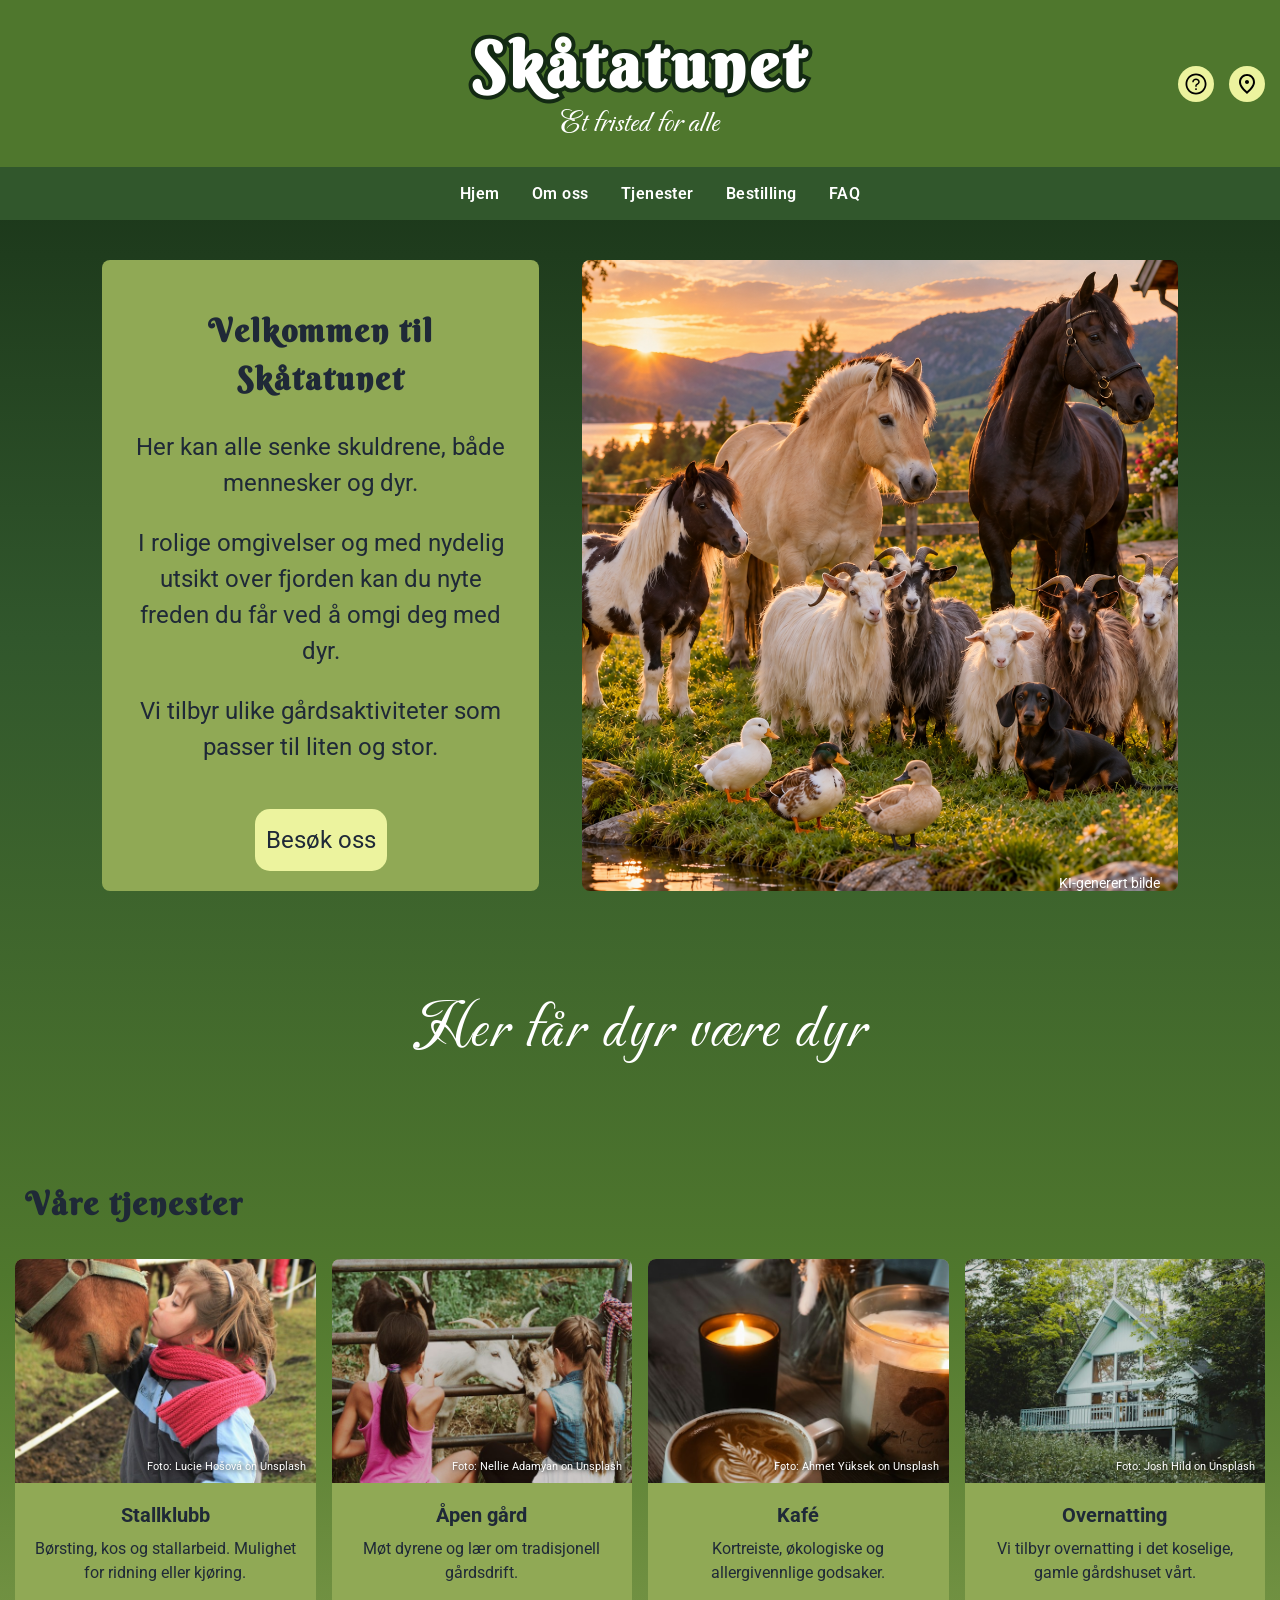
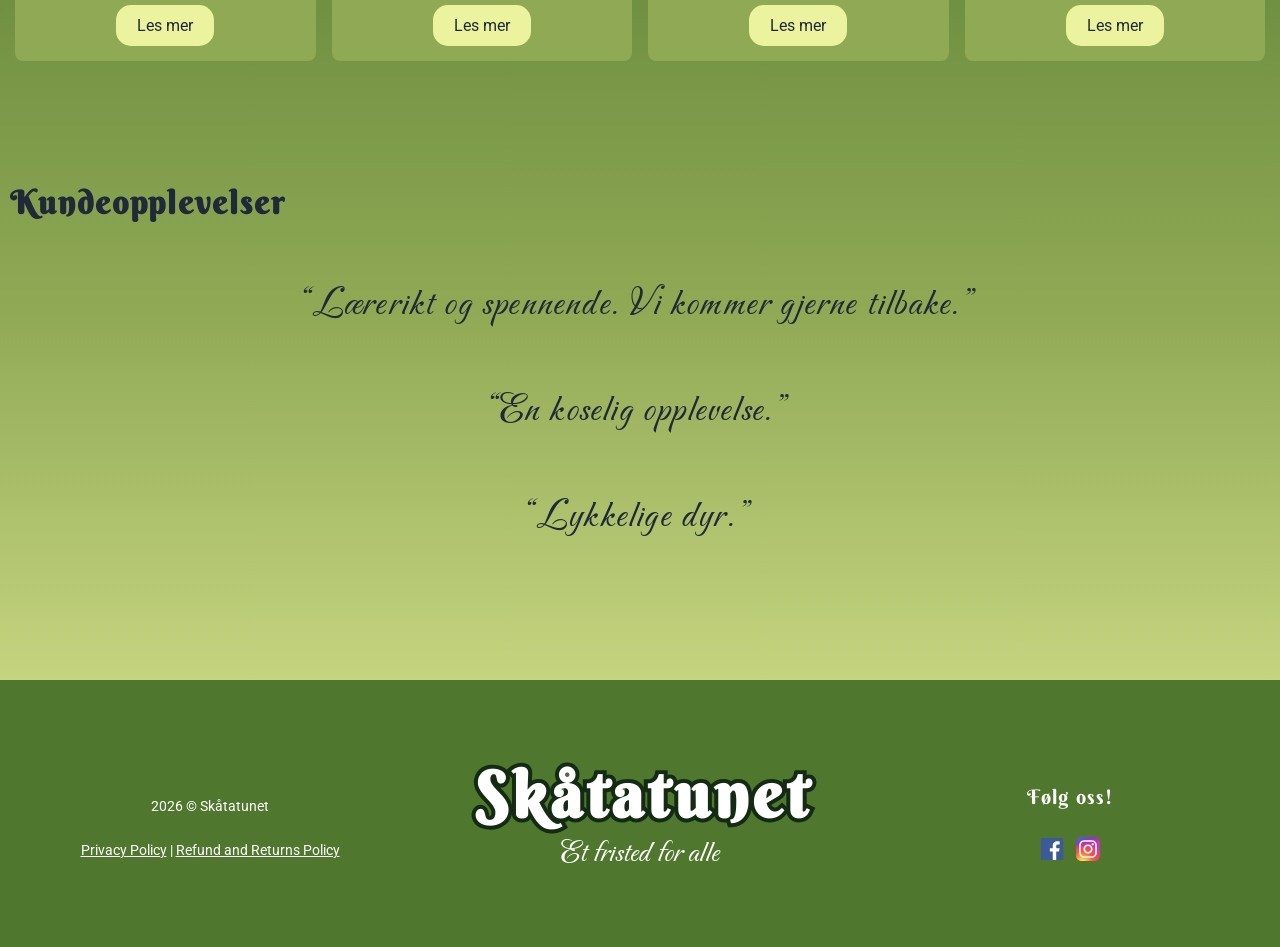
<file: index.html>
<!doctype html>
<html lang="no">
  <head>
    <meta charset="UTF-8" />
    <meta name="viewport" content="width=device-width, initial-scale=1.0" />
    <meta name="description" content="Et fristed for dyr og mennesker" />
    <title>Skåtatunet</title>
    <link rel="stylesheet" href="style.css" />
    <link rel="preconnect" href="https://fonts.googleapis.com" />
    <link rel="preconnect" href="https://fonts.gstatic.com" crossorigin />
    <link
      href="https://fonts.googleapis.com/css2?family=Berkshire+Swash&family=Carattere&family=Roboto:ital,wght@0,100..900;1,100..900&display=swap"
      rel="stylesheet"
    />
  </head>

  <body>
    <header class="header" id="hjem">
      <div class="container">
        <a href="index.html#hjem" class="logo">
          <h1 class="h-logo">Skåtatunet</h1>
          <p class="p-logo">Et fristed for alle</p>
        </a>
        <div class="header-icons">
          <a href="faq.html">
            <img src="icons/Faq.svg" alt="FAQ" />
          </a>
          <a href="finnoss.html">
            <img src="icons/Find-us.svg" alt="Finn oss" />
          </a>
        </div>
      </div>
    </header>

    <nav>
      <ul id="nav-row">
        <li><a href="index.html">Hjem</a></li>
        <li><a href="omoss.html">Om oss</a></li>
        <li><a href="#tjenester">Tjenester</a></li>
        <li><a href="bestilling.html">Bestilling</a></li>
        <li><a href="faq.html">FAQ</a></li>
      </ul>
    </nav>

    <main>
      <section class="hero">
        <div class="intro-text">
          <h2>Velkommen til Skåtatunet</h2>
          <p>Her kan alle senke skuldrene, både mennesker og dyr.</p>
          <p>
            I rolige omgivelser og med nydelig utsikt over fjorden kan du nyte
            freden du får ved å omgi deg med dyr.
          </p>
          <p>Vi tilbyr ulike gårdsaktiviteter som passer til liten og stor.</p>

          <a href="bestilling.html" class="hero-button">Besøk oss</a>
        </div>

        <img class="hero-image" src="images/gard.png" alt="Dyrene på gården" />
        <span class="hero-image-credit">KI-generert bilde</span>
      </section>

      <section class="slagord">
        <p>Her får dyr være dyr</p>
      </section>

      <section class="tjenester" id="tjenester">
        <div class="tjenester-heading">
          <h2>Våre tjenester</h2>
        </div>

        <div class="tjenester-row">
          <div class="card">
            <div class="image-credit">
              <img src="images/stallklubb.jpg" alt="Jente og hest" />
              <span>Foto: Lucie Hošová on Unsplash</span>
            </div>
            <div class="info">
              <h3>Stallklubb</h3>
              <p>
                Børsting, kos og stallarbeid. Mulighet for ridning eller
                kjøring.
              </p>
              <a href="stallklubb.html" class="button">Les mer</a>
            </div>
          </div>

          <div class="card">
            <div class="image-credit">
              <img src="images/åpen-gård.jpg" alt="Barn som koser med geit" />
              <span>Foto: Nellie Adamyan on Unsplash</span>
            </div>
            <div class="info">
              <h3>Åpen gård</h3>
              <p>Møt dyrene og lær om tradisjonell gårdsdrift.</p>
              <a href="apengard.html" class="button">Les mer</a>
            </div>
          </div>

          <div class="card">
            <div class="image-credit">
              <img src="images/kafe.jpg" alt="Kaffe med pent mønster" />
              <span>Foto: Ahmet Yüksek on Unsplash</span>
            </div>
            <div class="info">
              <h3>Kafé</h3>
              <p>Kortreiste, økologiske og allergivennlige godsaker.</p>
              <a href="kafe.html" class="button">Les mer</a>
            </div>
          </div>

          <div class="card">
            <div class="image-credit">
              <img src="images/overnatting.jpg" alt="Gammelt hus i skogen" />
              <span>Foto: Josh Hild on Unsplash</span>
            </div>
            <div class="info">
              <h3>Overnatting</h3>
              <p>
                Vi tilbyr overnatting i det koselige, gamle gårdshuset vårt.
              </p>
              <a href="overnatting.html" class="button">Les mer</a>
            </div>
          </div>
        </div>
      </section>

      <section class="kundeopplevelser">
        <div class="kundeopplevelser-heading">
          <h2>Kundeopplevelser</h2>
        </div>

        <p class="kundeopplevelser-text">
          “Lærerikt og spennende. Vi kommer gjerne tilbake.”
        </p>
        <p class="kundeopplevelser-text">“En koselig opplevelse.”</p>
        <p class="kundeopplevelser-text">“Lykkelige dyr.”</p>
      </section>
    </main>

    <footer class="footer" id="kontakt">
      <div class="footer-row">
        <div class="footer-column1">
          <p>2026 © Skåtatunet</p>
          <p>
            <u style="cursor: pointer">Privacy Policy</u> |
            <u style="cursor: pointer">Refund and Returns Policy</u>
          </p>
        </div>

        <div class="footer-column2">
          <a href="index.html#hjem" class="footer-logo">
            <h1 class="footer-h-logo">Skåtatunet</h1>
            <p class="footer-p-logo">Et fristed for alle</p>
          </a>
        </div>

        <div class="footer-column3">
          <h2>Følg oss!</h2>
          <div class="social-icons">
            <a href="#facebook">
              <img src="icons/facebook.svg" alt="facebook-icon" />
            </a>
            <a href="#instagram">
              <img src="icons/instagram.svg" alt="instagram-icon" />
            </a>
          </div>
        </div>
      </div>
    </footer>
  </body>
</html>
</file>
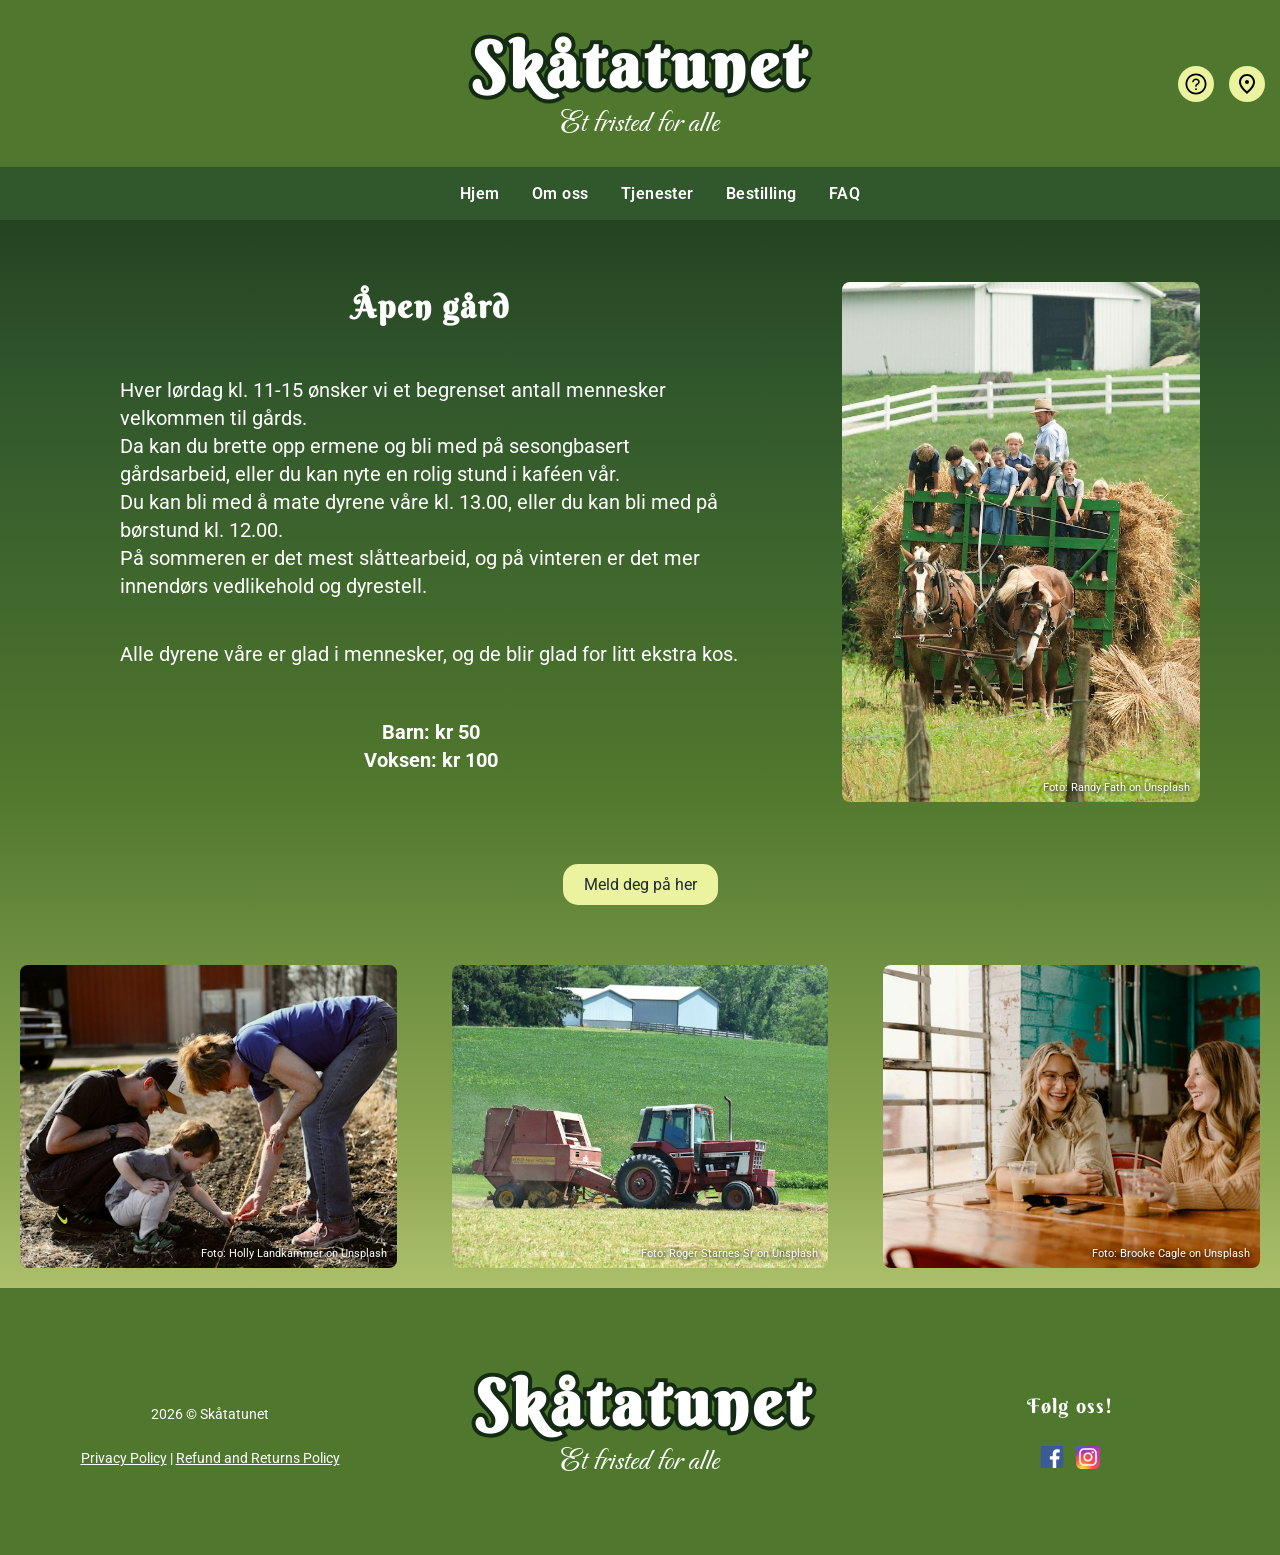
<file: apengard.html>
<!doctype html>
<html lang="no">
  <head>
    <meta charset="UTF-8" />
    <meta name="viewport" content="width=device-width, initial-scale=1.0" />
    <meta name="description" content="Et fristed for dyr og mennesker" />
    <title>Åpen Gård</title>
    <link rel="stylesheet" href="style.css" />
    <link rel="stylesheet" href="apengard.css" />
    <link rel="preconnect" href="https://fonts.googleapis.com" />
    <link rel="preconnect" href="https://fonts.gstatic.com" crossorigin />
    <link
      href="https://fonts.googleapis.com/css2?family=Berkshire+Swash&family=Carattere&family=Roboto:ital,wght@0,100..900;1,100..900&display=swap"
      rel="stylesheet"
    />
  </head>

  <body>
    <header class="header" id="hjem">
      <div class="container">
        <a href="index.html#hjem" class="logo">
          <h1 class="h-logo">Skåtatunet</h1>
          <p class="p-logo">Et fristed for alle</p>
        </a>
        <div class="header-icons">
          <a href="faq.html">
            <img src="icons/Faq.svg" alt="FAQ" />
          </a>
          <a href="finnoss.html">
            <img src="icons/Find-us.svg" alt="Finn oss" />
          </a>
        </div>
      </div>
    </header>

    <nav>
      <ul id="nav-row">
        <li><a href="index.html">Hjem</a></li>
        <li><a href="omoss.html">Om oss</a></li>
        <li><a href="index.html#tjenester">Tjenester</a></li>
        <li><a href="bestilling.html">Bestilling</a></li>
        <li><a href="faq.html">FAQ</a></li>
      </ul>
    </nav>

    <main>
      <section class="apen-gard" id="apen-gard">
        <div class="apen-gard-tekst">
          <h2>Åpen gård</h2>

          <p>
            Hver lørdag kl. 11-15 ønsker vi et begrenset antall mennesker
            velkommen til gårds.
            <br />
            Da kan du brette opp ermene og bli med på sesongbasert gårdsarbeid,
            eller du kan nyte en rolig stund i kaféen vår.
            <br />
            Du kan bli med å mate dyrene våre kl. 13.00, eller du kan bli med på
            børstund kl. 12.00.
            <br />
            På sommeren er det mest slåttearbeid, og på vinteren er det mer
            innendørs vedlikehold og dyrestell.
          </p>

          <p>
            Alle dyrene våre er glad i mennesker, og de blir glad for litt
            ekstra kos.
          </p>

          <p class="pris">
            Barn: kr 50<br />
            Voksen: kr 100
          </p>
        </div>

        <div class="apen-gard-bilde">
          <img src="images/høyvogn.jpg" alt="Hest med høyvogn" />
          <span>Foto: Randy Fath on Unsplash</span>
        </div>
      </section>

      <div class="button">
        <a href="bestilling.html">Meld deg på her</a>
      </div>

      <section class="gard-gallery">
        <div class="gallery-image">
          <img
            src="images/familie-arbeid.jpg"
            alt="Familie som arbeider på gården"
          />
          <span>Foto: Holly Landkammer on Unsplash</span>
        </div>

        <div class="gallery-image">
          <img src="images/traktor.jpg" alt="Traktor på jordet" />
          <span>Foto: Roger Starnes Sr on Unsplash</span>
        </div>

        <div class="gallery-image">
          <img src="images/kafe-venner.jpg" alt="Gjester i gårdskaféen" />
          <span>Foto: Brooke Cagle on Unsplash</span>
        </div>
      </section>
    </main>

    <footer class="footer" id="kontakt">
      <div class="footer-row">
        <div class="footer-column1">
          <p>2026 © Skåtatunet</p>
          <p>
            <u style="cursor: pointer">Privacy Policy</u> |
            <u style="cursor: pointer">Refund and Returns Policy</u>
          </p>
        </div>

        <div class="footer-column2">
          <a href="index.html#hjem" class="footer-logo">
            <h1 class="footer-h-logo">Skåtatunet</h1>
            <p class="footer-p-logo">Et fristed for alle</p>
          </a>
        </div>

        <div class="footer-column3">
          <h2>Følg oss!</h2>
          <div class="social-icons">
            <a href="#facebook">
              <img src="icons/facebook.svg" alt="facebook-icon" />
            </a>
            <a href="#instagram">
              <img src="icons/instagram.svg" alt="instagram-icon" />
            </a>
          </div>
        </div>
      </div>
    </footer>
  </body>
</html>
</file>
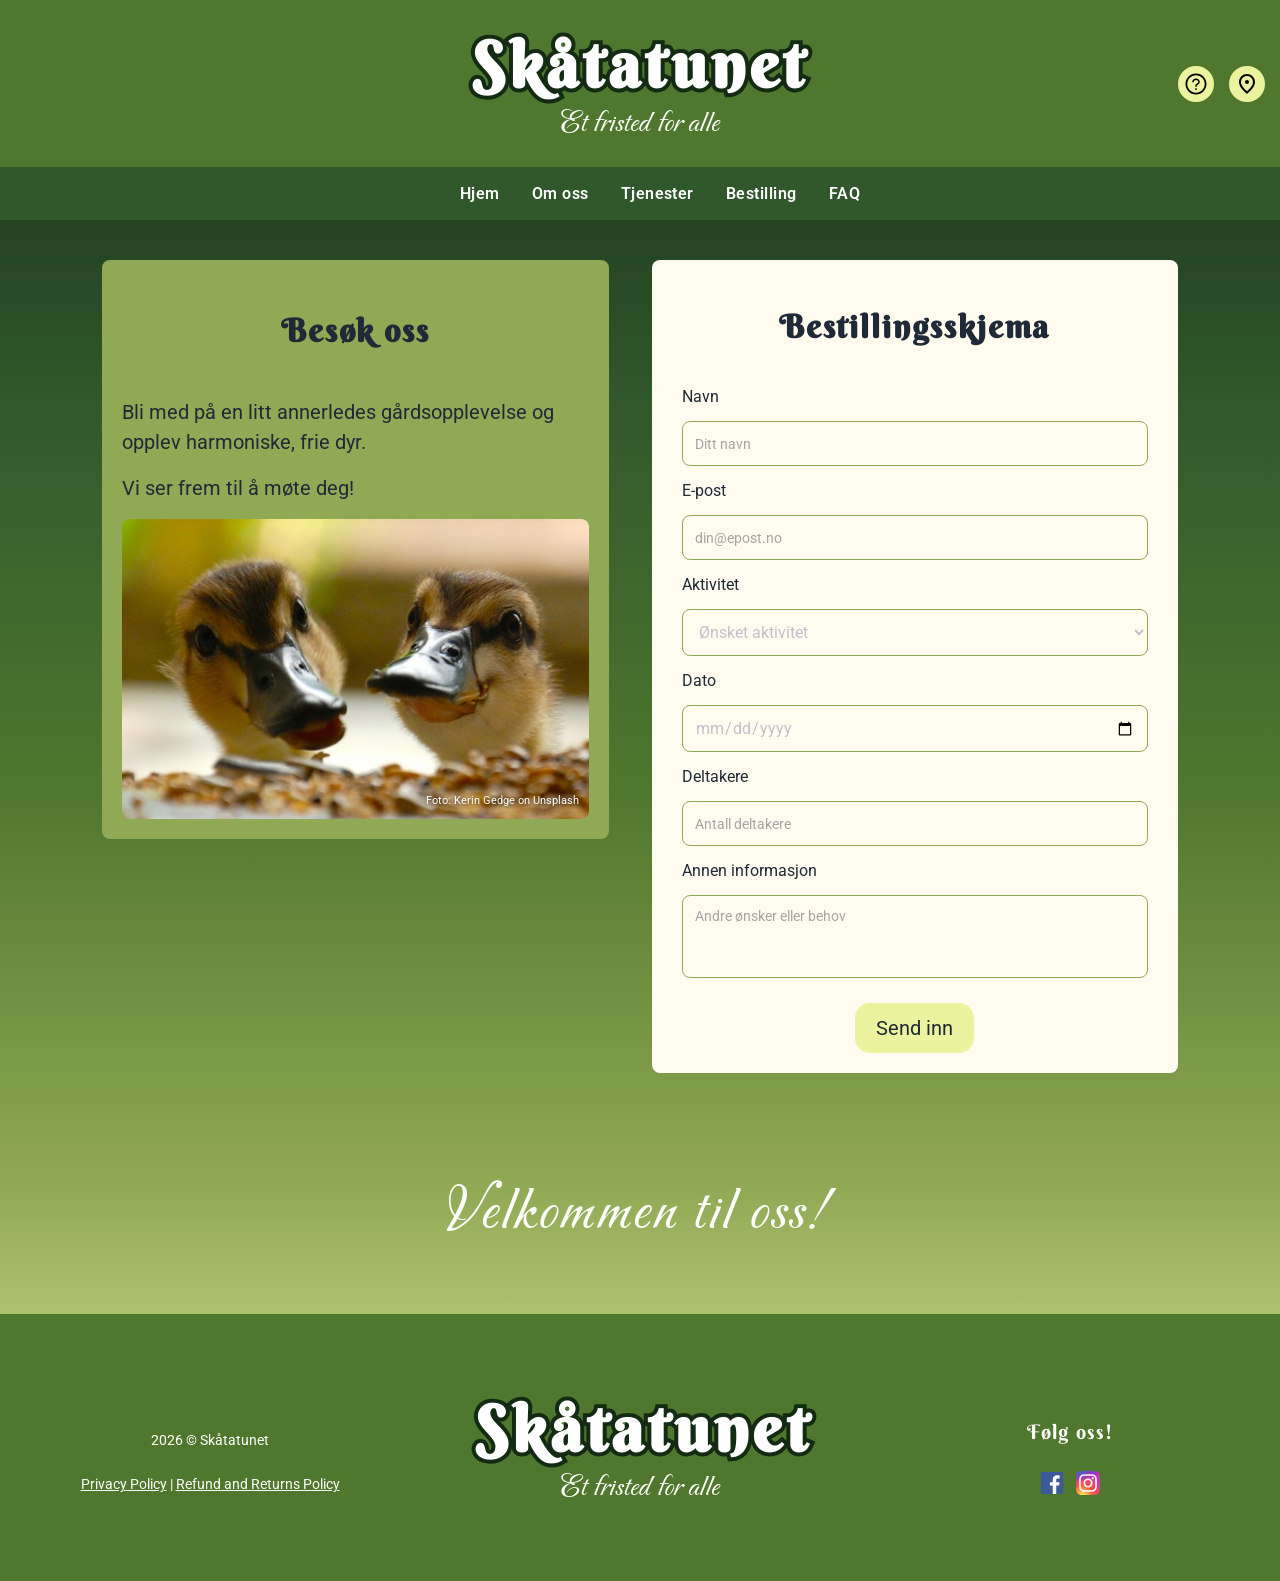
<file: bestilling.html>
<!doctype html>
<html lang="no">
  <head>
    <meta charset="UTF-8" />
    <meta name="viewport" content="width=device-width, initial-scale=1.0" />
    <meta name="description" content="Et fristed for dyr og mennesker" />
    <title>Bestilling</title>
    <link rel="stylesheet" href="style.css" />
    <link rel="stylesheet" href="bestilling.css" />
    <link rel="preconnect" href="https://fonts.googleapis.com" />
    <link rel="preconnect" href="https://fonts.gstatic.com" crossorigin />
    <link
      href="https://fonts.googleapis.com/css2?family=Berkshire+Swash&family=Carattere&family=Roboto:ital,wght@0,100..900;1,100..900&display=swap"
      rel="stylesheet"
    />
  </head>

  <body>
    <header class="header" id="hjem">
      <div class="container">
        <a href="index.html#hjem" class="logo">
          <h1 class="h-logo">Skåtatunet</h1>
          <p class="p-logo">Et fristed for alle</p>
        </a>
        <div class="header-icons">
          <a href="faq.html">
            <img src="icons/Faq.svg" alt="FAQ" />
          </a>
          <a href="finnoss.html">
            <img src="icons/Find-us.svg" alt="Finn oss" />
          </a>
        </div>
      </div>
    </header>

    <nav>
      <ul id="nav-row">
        <li><a href="index.html">Hjem</a></li>
        <li><a href="omoss.html">Om oss</a></li>
        <li><a href="index.html#tjenester">Tjenester</a></li>
        <li><a href="bestilling.html">Bestilling</a></li>
        <li><a href="faq.html">FAQ</a></li>
      </ul>
    </nav>

    <main class="booking-container">
      <section class="booking-welcome">
        <h2>Besøk oss</h2>
        <p>
          Bli med på en litt annerledes gårdsopplevelse og opplev harmoniske,
          frie dyr.
        </p>
        <p>Vi ser frem til å møte deg!</p>
        <div class="image-credit">
          <img src="images/andunger.jpg" alt="To andunger som smiler" />
          <span>Foto: Kerin Gedge on Unsplash</span>
        </div>
      </section>

      <section class="booking-form">
        <h2>Bestillingsskjema</h2>
        <form id="booking-form" action="">
          <label for="name">Navn</label>
          <input type="text" id="name" placeholder="Ditt navn" required />

          <label for="email">E-post</label>
          <input type="email" id="email" placeholder="din@epost.no" required />

          <label for="aktivitet">Aktivitet</label>
          <select id="aktivitet" required>
            <option value="" selected disabled>Ønsket aktivitet</option>
            <option>Stallklubb</option>
            <option>Åpen gård</option>
          </select>

          <label for="date">Dato</label>
          <input type="date" id="date" placeholder="Ønsket dato" required />

          <label for="deltakere">Deltakere</label>
          <input
            type="number"
            id="deltakere"
            placeholder="Antall deltakere"
            min="1"
            required
          />

          <label for="informasjon">Annen informasjon</label>
          <textarea
            id="informasjon"
            name="informasjon"
            rows="3"
            placeholder="Andre ønsker eller behov"
          ></textarea>

          <button class="booking-button" type="submit">Send inn</button>
        </form>

        <div id="success-message" class="success-message" role="alert" hidden>
          Takk for din bestilling!
        </div>
      </section>
    </main>

    <section class="slagord">
      <p>Velkommen til oss!</p>
    </section>

    <footer class="footer" id="kontakt">
      <div class="footer-row">
        <div class="footer-column1">
          <p>2026 © Skåtatunet</p>
          <p>
            <u style="cursor: pointer">Privacy Policy</u> |
            <u style="cursor: pointer">Refund and Returns Policy</u>
          </p>
        </div>

        <div class="footer-column2">
          <a href="index.html#hjem" class="footer-logo">
            <h1 class="footer-h-logo">Skåtatunet</h1>
            <p class="footer-p-logo">Et fristed for alle</p>
          </a>
        </div>

        <div class="footer-column3">
          <h2>Følg oss!</h2>
          <div class="social-icons">
            <a href="#facebook">
              <img src="icons/facebook.svg" alt="facebook-icon" />
            </a>
            <a href="#instagram">
              <img src="icons/instagram.svg" alt="instagram-icon" />
            </a>
          </div>
        </div>
      </div>
    </footer>

    <script>
      document
        .getElementById("booking-form")
        .addEventListener("submit", (event) => {
          event.preventDefault();
          document.getElementById("success-message").hidden = false;
        });
    </script>
  </body>
</html>
</file>
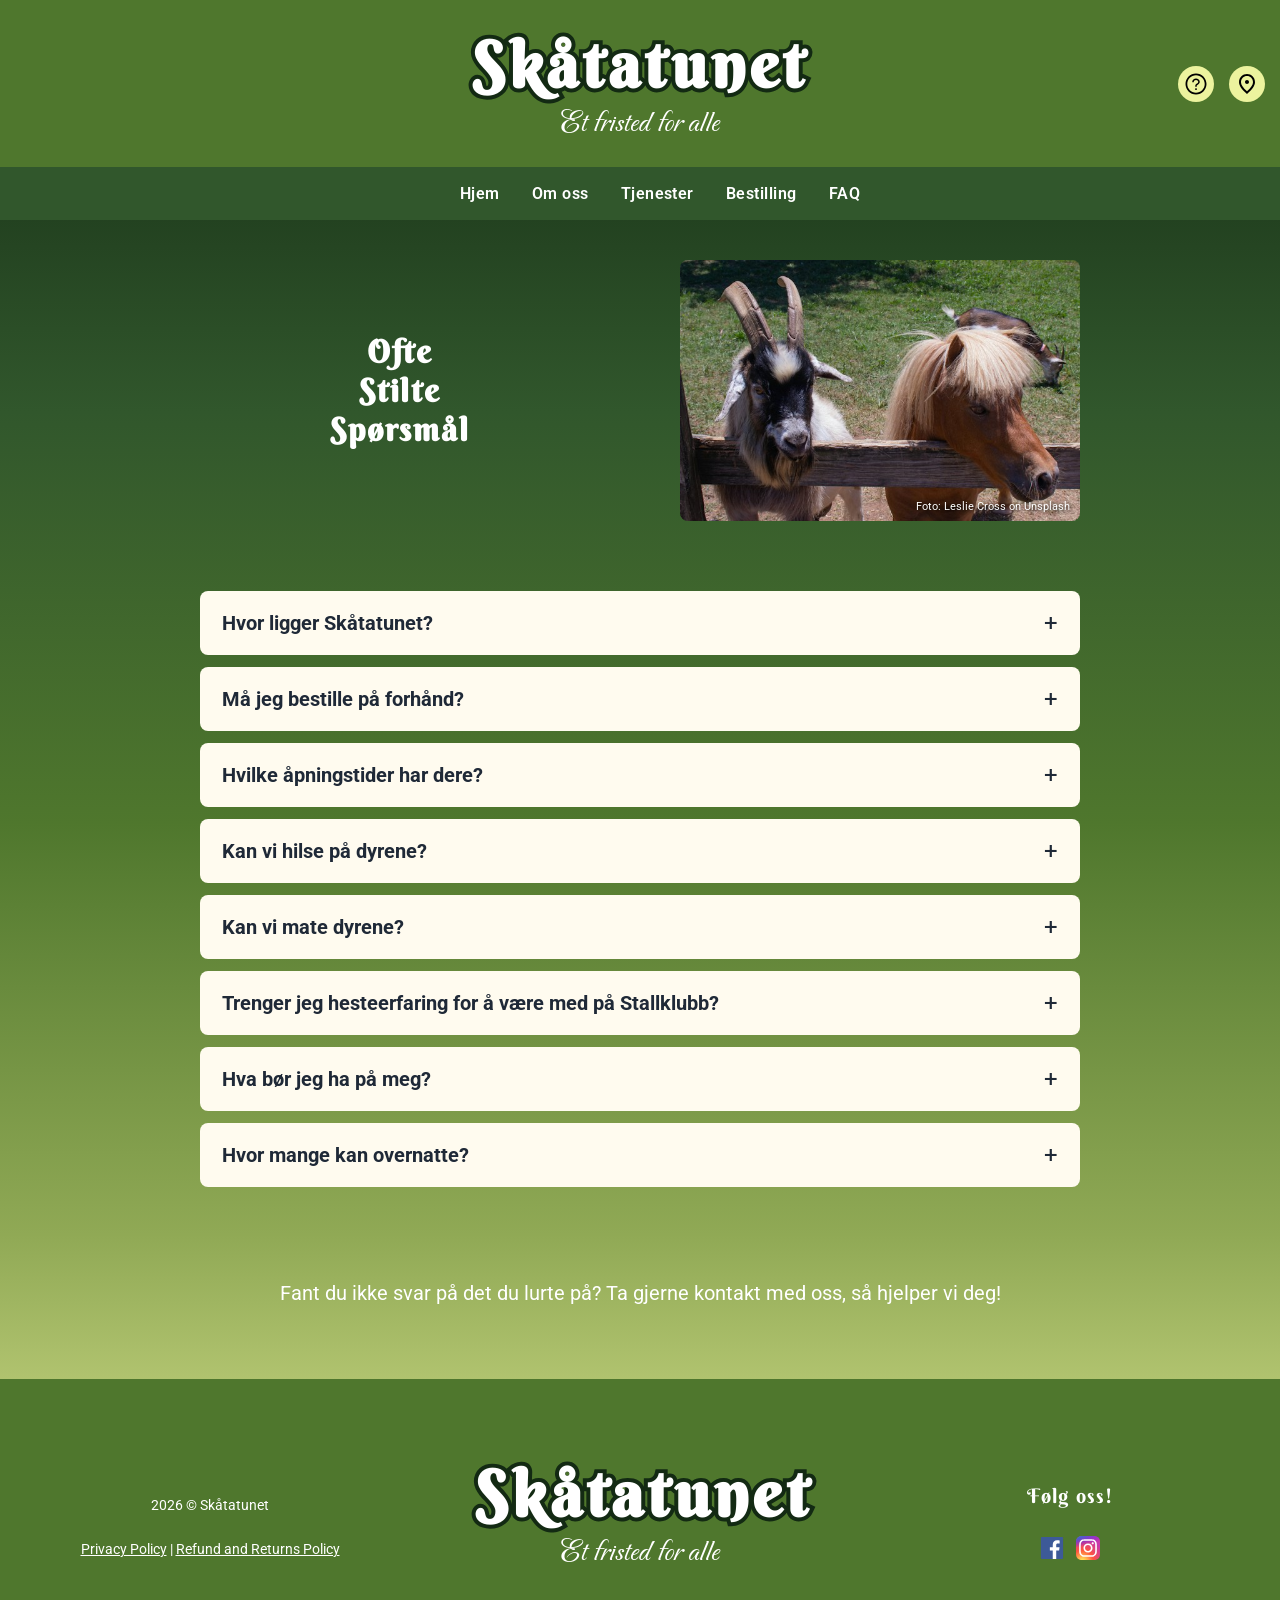
<file: faq.html>
<!doctype html>
<html lang="no">
  <head>
    <meta charset="UTF-8" />
    <meta name="viewport" content="width=device-width, initial-scale=1.0" />
    <meta name="description" content="Et fristed for dyr og mennesker" />
    <title>Spørsmål og Svar</title>
    <link rel="stylesheet" href="style.css" />
    <link rel="stylesheet" href="faq.css" />
    <link rel="preconnect" href="https://fonts.googleapis.com" />
    <link rel="preconnect" href="https://fonts.gstatic.com" crossorigin />
    <link
      href="https://fonts.googleapis.com/css2?family=Berkshire+Swash&family=Carattere&family=Roboto:ital,wght@0,100..900;1,100..900&display=swap"
      rel="stylesheet"
    />
  </head>

  <body>
    <header class="header" id="hjem">
      <div class="container">
        <a href="index.html#hjem" class="logo">
          <h1 class="h-logo">Skåtatunet</h1>
          <p class="p-logo">Et fristed for alle</p>
        </a>
        <div class="header-icons">
          <a href="faq.html">
            <img src="icons/Faq.svg" alt="FAQ" />
          </a>
          <a href="finnoss.html">
            <img src="icons/Find-us.svg" alt="Finn oss" />
          </a>
        </div>
      </div>
    </header>

    <nav>
      <ul id="nav-row">
        <li><a href="index.html">Hjem</a></li>
        <li><a href="omoss.html">Om oss</a></li>
        <li><a href="index.html#tjenester">Tjenester</a></li>
        <li><a href="bestilling.html">Bestilling</a></li>
        <li><a href="faq.html">FAQ</a></li>
      </ul>
    </nav>

    <main>
      <main>
        <section class="faq-hero">
          <div class="faq-hero-tekst">
            <h2>Ofte <br />Stilte <br />Spørsmål</h2>
          </div>

          <div class="faq-hero-bilde">
            <img src="images/goatAndPony.jpg" alt="Geit og ponni" />
            <span>Foto: Leslie Cross on Unsplash</span>
          </div>
        </section>

        <section class="faq-container">
          <div class="faq-liste">
            <details class="faq-item">
              <summary>Hvor ligger Skåtatunet?</summary>
              <p>
                Skåtatunet ligger i Bjørnafjorden, ca. 10 minutter fra
                fergekaien.
              </p>
            </details>

            <details class="faq-item">
              <summary>Må jeg bestille på forhånd?</summary>
              <p>
                Ja, for at det ikke skal bli for mange mennesker rundt dyrene på
                samme tid.
              </p>
            </details>

            <details class="faq-item">
              <summary>Hvilke åpningstider har dere?</summary>
              <p>
                Vi har Åpen Gård hver lørdag kl. 11–15, og Stallklubb hver
                tirsdag og torsdag ettermiddag. Kaféen har samme åpningstider
                som Åpen Gård.
              </p>
            </details>

            <details class="faq-item">
              <summary>Kan vi hilse på dyrene?</summary>
              <p>
                Ja! Dyrene våre er glade i mennesker. Vi ber likevel alle
                besøkende om å respektere dyrenes grenser og la dem få ro når de
                trenger det.
              </p>
            </details>

            <details class="faq-item">
              <summary>Kan vi mate dyrene?</summary>
              <p>Det er ikke lov å gi mat til dyrene utenom fôringstider.</p>
            </details>

            <details class="faq-item">
              <summary>
                Trenger jeg hesteerfaring for å være med på Stallklubb?
              </summary>
              <p>
                Nei, vi setter sammen grupper etter alder og nivå. Ingen
                forkunnskaper er nødvendig.
              </p>
            </details>

            <details class="faq-item">
              <summary>Hva bør jeg ha på meg?</summary>
              <p>
                Ha på klær som tåler å bli skitne. Det kan bli møkkete, så bruk
                gjerne gummistøvler. Skal man ri, skal man ha fottøy med liten
                hæl. Hjelm og sikkerhetsvest kan du låne her.
              </p>
            </details>

            <details class="faq-item">
              <summary>Hvor mange kan overnatte?</summary>
              <p>
                Vi har sengeplasser for 8 personer. For mer informasjon om
                huset, se
                <a
                  href="https://www.airbnb.no/"
                  target="_blank"
                  rel="noopener noreferrer"
                >
                  airbnb.no </a
                >.
              </p>
            </details>
          </div>

          <div class="faq-kontakt">
            <p>
              Fant du ikke svar på det du lurte på? Ta gjerne kontakt med oss,
              så hjelper vi deg!
            </p>
          </div>
        </section>
      </main>
    </main>

    <footer class="footer" id="kontakt">
      <div class="footer-row">
        <div class="footer-column1">
          <p>2026 © Skåtatunet</p>
          <p>
            <u style="cursor: pointer">Privacy Policy</u> |
            <u style="cursor: pointer">Refund and Returns Policy</u>
          </p>
        </div>

        <div class="footer-column2">
          <a href="index.html#hjem" class="footer-logo">
            <h1 class="footer-h-logo">Skåtatunet</h1>
            <p class="footer-p-logo">Et fristed for alle</p>
          </a>
        </div>

        <div class="footer-column3">
          <h2>Følg oss!</h2>
          <div class="social-icons">
            <a href="#facebook">
              <img src="icons/facebook.svg" alt="facebook-icon" />
            </a>
            <a href="#instagram">
              <img src="icons/instagram.svg" alt="instagram-icon" />
            </a>
          </div>
        </div>
      </div>
    </footer>
  </body>
</html>
</file>
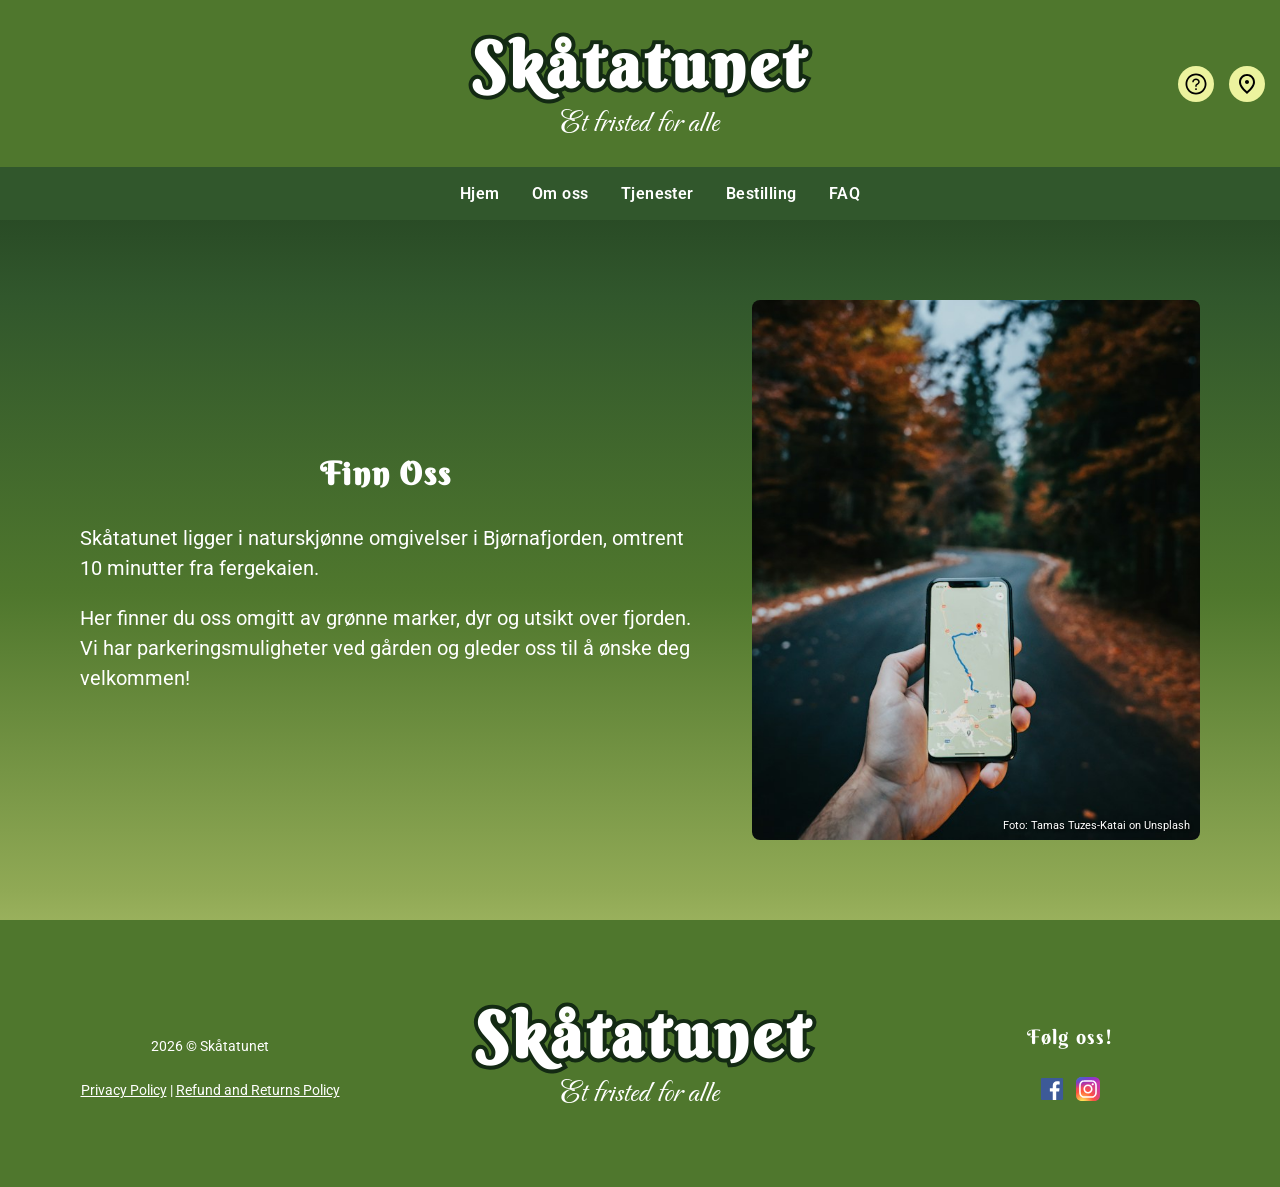
<file: finnoss.html>
<!doctype html>
<html lang="no">
  <head>
    <meta charset="UTF-8" />
    <meta name="viewport" content="width=device-width, initial-scale=1.0" />
    <meta name="description" content="Et fristed for dyr og mennesker" />
    <title>Finn Oss</title>
    <link rel="stylesheet" href="style.css" />
    <link rel="stylesheet" href="finnoss.css" />
    <link rel="preconnect" href="https://fonts.googleapis.com" />
    <link rel="preconnect" href="https://fonts.gstatic.com" crossorigin />
    <link
      href="https://fonts.googleapis.com/css2?family=Berkshire+Swash&family=Carattere&family=Roboto:ital,wght@0,100..900;1,100..900&display=swap"
      rel="stylesheet"
    />
  </head>

  <body>
    <header class="header" id="hjem">
      <div class="container">
        <a href="index.html#hjem" class="logo">
          <h1 class="h-logo">Skåtatunet</h1>
          <p class="p-logo">Et fristed for alle</p>
        </a>
        <div class="header-icons">
          <a href="faq.html">
            <img src="icons/Faq.svg" alt="FAQ" />
          </a>
          <a href="finnoss.html">
            <img src="icons/Find-us.svg" alt="Finn oss" />
          </a>
        </div>
      </div>
    </header>

    <nav>
      <ul id="nav-row">
        <li><a href="index.html">Hjem</a></li>
        <li><a href="omoss.html">Om oss</a></li>
        <li><a href="index.html#tjenester">Tjenester</a></li>
        <li><a href="bestilling.html">Bestilling</a></li>
        <li><a href="faq.html">FAQ</a></li>
      </ul>
    </nav>

    <main>
      <section class="finn-oss">
        <div class="finn-oss-tekst">
          <h2>Finn Oss</h2>

          <p>
            Skåtatunet ligger i naturskjønne omgivelser i Bjørnafjorden, omtrent
            10 minutter fra fergekaien.
          </p>

          <p>
            Her finner du oss omgitt av grønne marker, dyr og utsikt over
            fjorden. Vi har parkeringsmuligheter ved gården og gleder oss til å
            ønske deg velkommen!
          </p>
        </div>

        <div class="finn-oss-bilde">
          <img src="images/map.jpg" alt="Hånd som holder google maps-telefon" />
          <span>Foto: Tamas Tuzes-Katai on Unsplash</span>
        </div>
      </section>
    </main>

    <footer class="footer" id="kontakt">
      <div class="footer-row">
        <div class="footer-column1">
          <p>2026 © Skåtatunet</p>
          <p>
            <u style="cursor: pointer">Privacy Policy</u> |
            <u style="cursor: pointer">Refund and Returns Policy</u>
          </p>
        </div>

        <div class="footer-column2">
          <a href="index.html#hjem" class="footer-logo">
            <h1 class="footer-h-logo">Skåtatunet</h1>
            <p class="footer-p-logo">Et fristed for alle</p>
          </a>
        </div>

        <div class="footer-column3">
          <h2>Følg oss!</h2>
          <div class="social-icons">
            <a href="#facebook">
              <img src="icons/facebook.svg" alt="facebook-icon" />
            </a>
            <a href="#instagram">
              <img src="icons/instagram.svg" alt="instagram-icon" />
            </a>
          </div>
        </div>
      </div>
    </footer>
  </body>
</html>
</file>
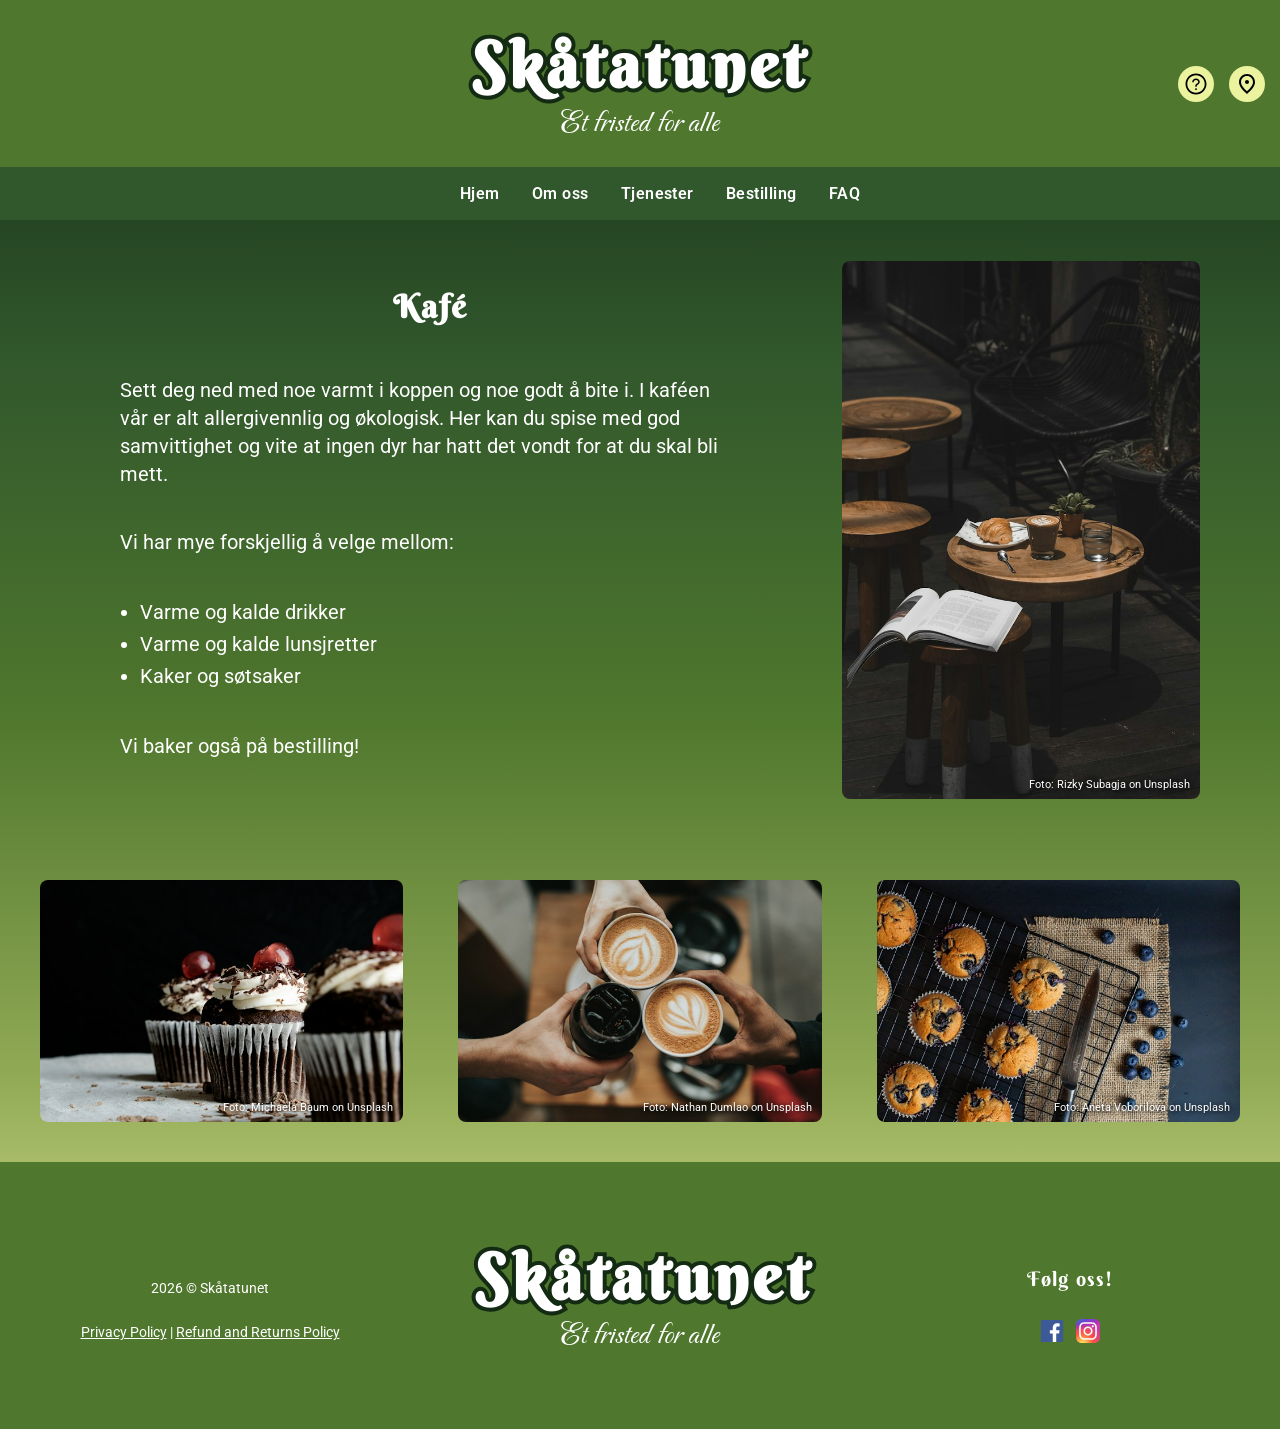
<file: kafe.html>
<!doctype html>
<html lang="no">
  <head>
    <meta charset="UTF-8" />
    <meta name="viewport" content="width=device-width, initial-scale=1.0" />
    <meta name="description" content="Et fristed for dyr og mennesker" />
    <title>Kafé</title>
    <link rel="stylesheet" href="style.css" />
    <link rel="stylesheet" href="kafe.css" />
    <link rel="preconnect" href="https://fonts.googleapis.com" />
    <link rel="preconnect" href="https://fonts.gstatic.com" crossorigin />
    <link
      href="https://fonts.googleapis.com/css2?family=Berkshire+Swash&family=Carattere&family=Roboto:ital,wght@0,100..900;1,100..900&display=swap"
      rel="stylesheet"
    />
  </head>

  <body>
    <header class="header" id="hjem">
      <div class="container">
        <a href="index.html#hjem" class="logo">
          <h1 class="h-logo">Skåtatunet</h1>
          <p class="p-logo">Et fristed for alle</p>
        </a>
        <div class="header-icons">
          <a href="faq.html">
            <img src="icons/Faq.svg" alt="FAQ" />
          </a>
          <a href="finnoss.html">
            <img src="icons/Find-us.svg" alt="Finn oss" />
          </a>
        </div>
      </div>
    </header>

    <nav>
      <ul id="nav-row">
        <li><a href="index.html">Hjem</a></li>
        <li><a href="omoss.html">Om oss</a></li>
        <li><a href="index.html#tjenester">Tjenester</a></li>
        <li><a href="bestilling.html">Bestilling</a></li>
        <li><a href="faq.html">FAQ</a></li>
      </ul>
    </nav>

    <main>
      <section class="kafe" id="kafe">
        <div class="kafe-tekst">
          <h2>Kafé</h2>

          <p>
            Sett deg ned med noe varmt i koppen og noe godt å bite i. I kaféen
            vår er alt allergivennlig og økologisk. Her kan du spise med god
            samvittighet og vite at ingen dyr har hatt det vondt for at du skal
            bli mett.
          </p>

          <p>Vi har mye forskjellig å velge mellom:</p>

          <ul class="kafe-meny">
            <li>Varme og kalde drikker</li>
            <li>Varme og kalde lunsjretter</li>
            <li>Kaker og søtsaker</li>
          </ul>

          <p>Vi baker også på bestilling!</p>
        </div>

        <div class="kafe-bilde">
          <img src="images/kafebord.jpg" alt="Kafébord med kaffe og bakverk" />
          <span>Foto: Rizky Subagja on Unsplash</span>
        </div>
      </section>

      <!-- BILDEGALLERI -->
      <section class="kafe-gallery">
        <div class="kafe-gallery-image">
          <img src="images/cupcakes.jpg" alt="Cupcakes med bær" />
          <span>Foto: Michaela Baum on Unsplash</span>
        </div>

        <div class="kafe-gallery-image">
          <img src="images/coffee.jpg" alt="Kaffekopper med pent mønster" />
          <span>Foto: Nathan Dumlao on Unsplash</span>
        </div>

        <div class="kafe-gallery-image">
          <img src="images/blueberry.jpg" alt="Blåbærmuffins på rist" />
          <span>Foto: Aneta Voborilova on Unsplash</span>
        </div>
      </section>
    </main>

    <footer class="footer" id="kontakt">
      <div class="footer-row">
        <div class="footer-column1">
          <p>2026 © Skåtatunet</p>
          <p>
            <u style="cursor: pointer">Privacy Policy</u> |
            <u style="cursor: pointer">Refund and Returns Policy</u>
          </p>
        </div>

        <div class="footer-column2">
          <a href="index.html#hjem" class="footer-logo">
            <h1 class="footer-h-logo">Skåtatunet</h1>
            <p class="footer-p-logo">Et fristed for alle</p>
          </a>
        </div>

        <div class="footer-column3">
          <h2>Følg oss!</h2>
          <div class="social-icons">
            <a href="#facebook">
              <img src="icons/facebook.svg" alt="facebook-icon" />
            </a>
            <a href="#instagram">
              <img src="icons/instagram.svg" alt="instagram-icon" />
            </a>
          </div>
        </div>
      </div>
    </footer>
  </body>
</html>
</file>
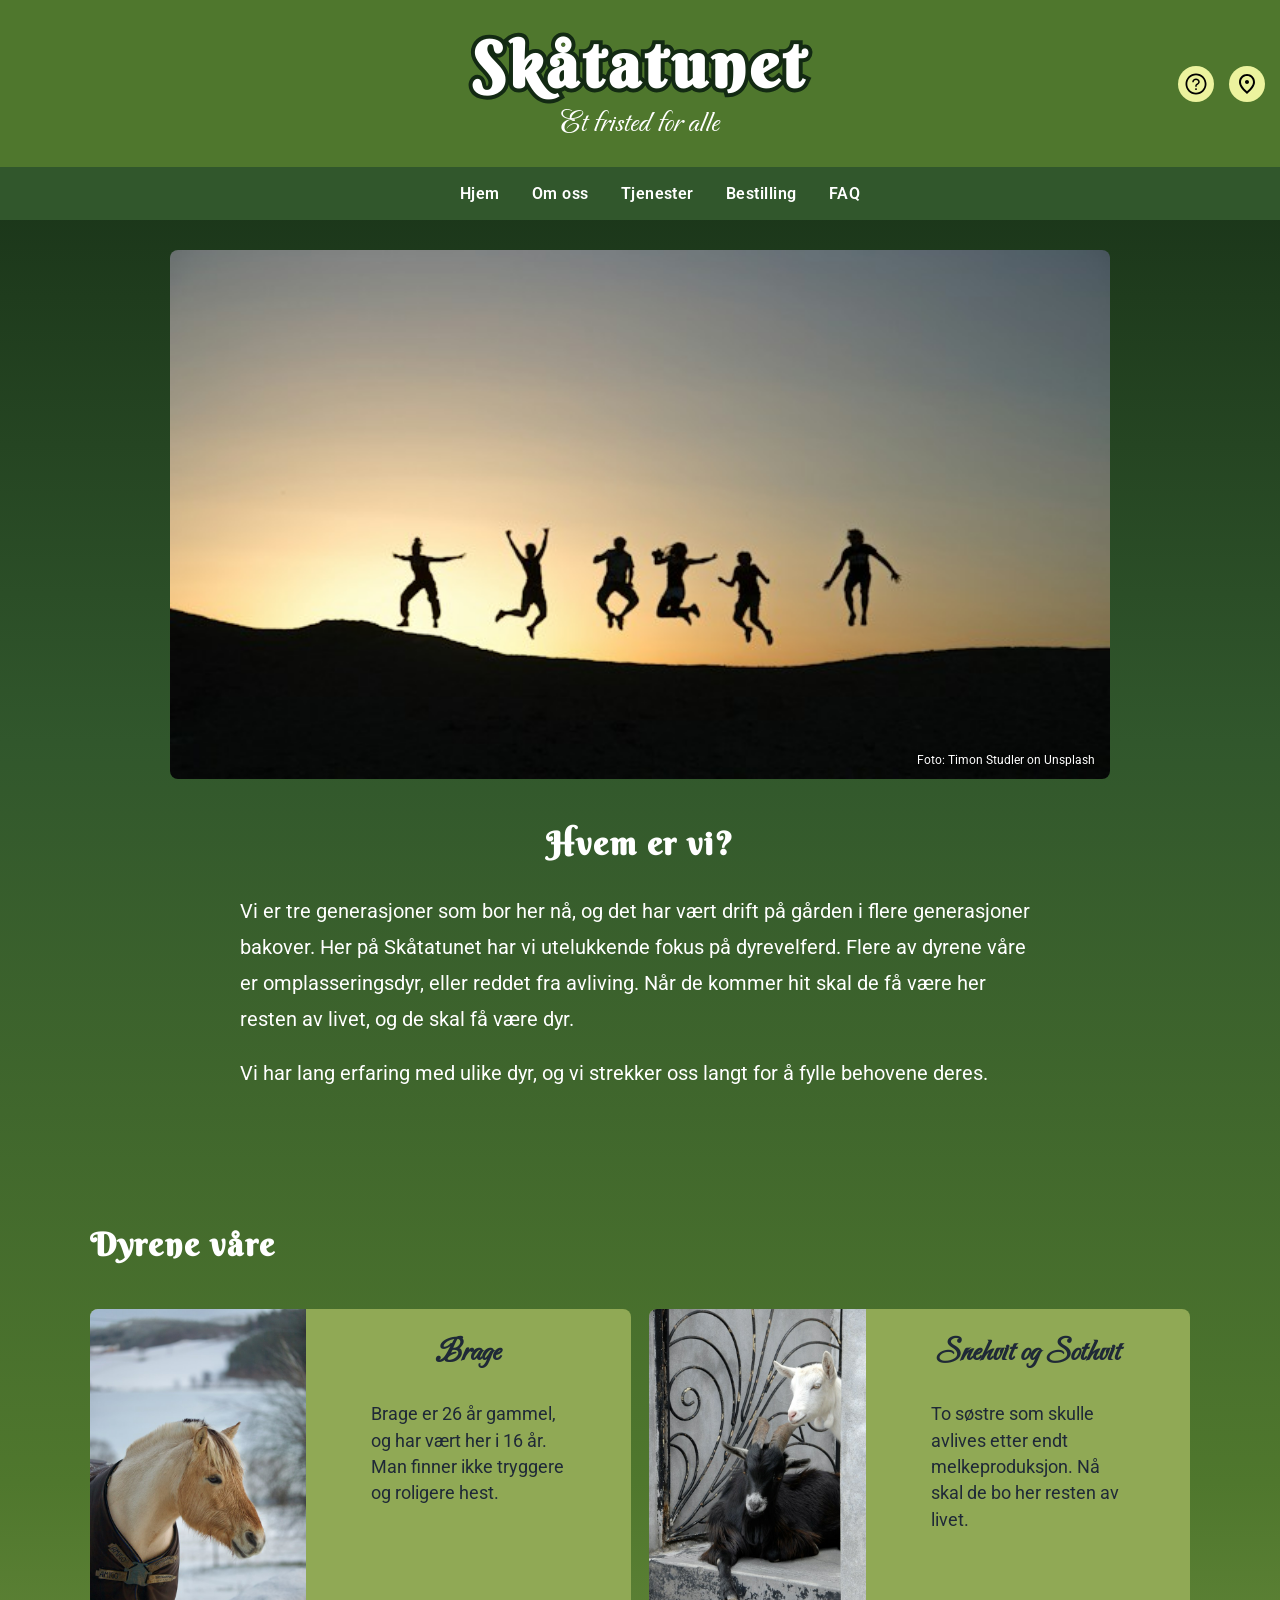
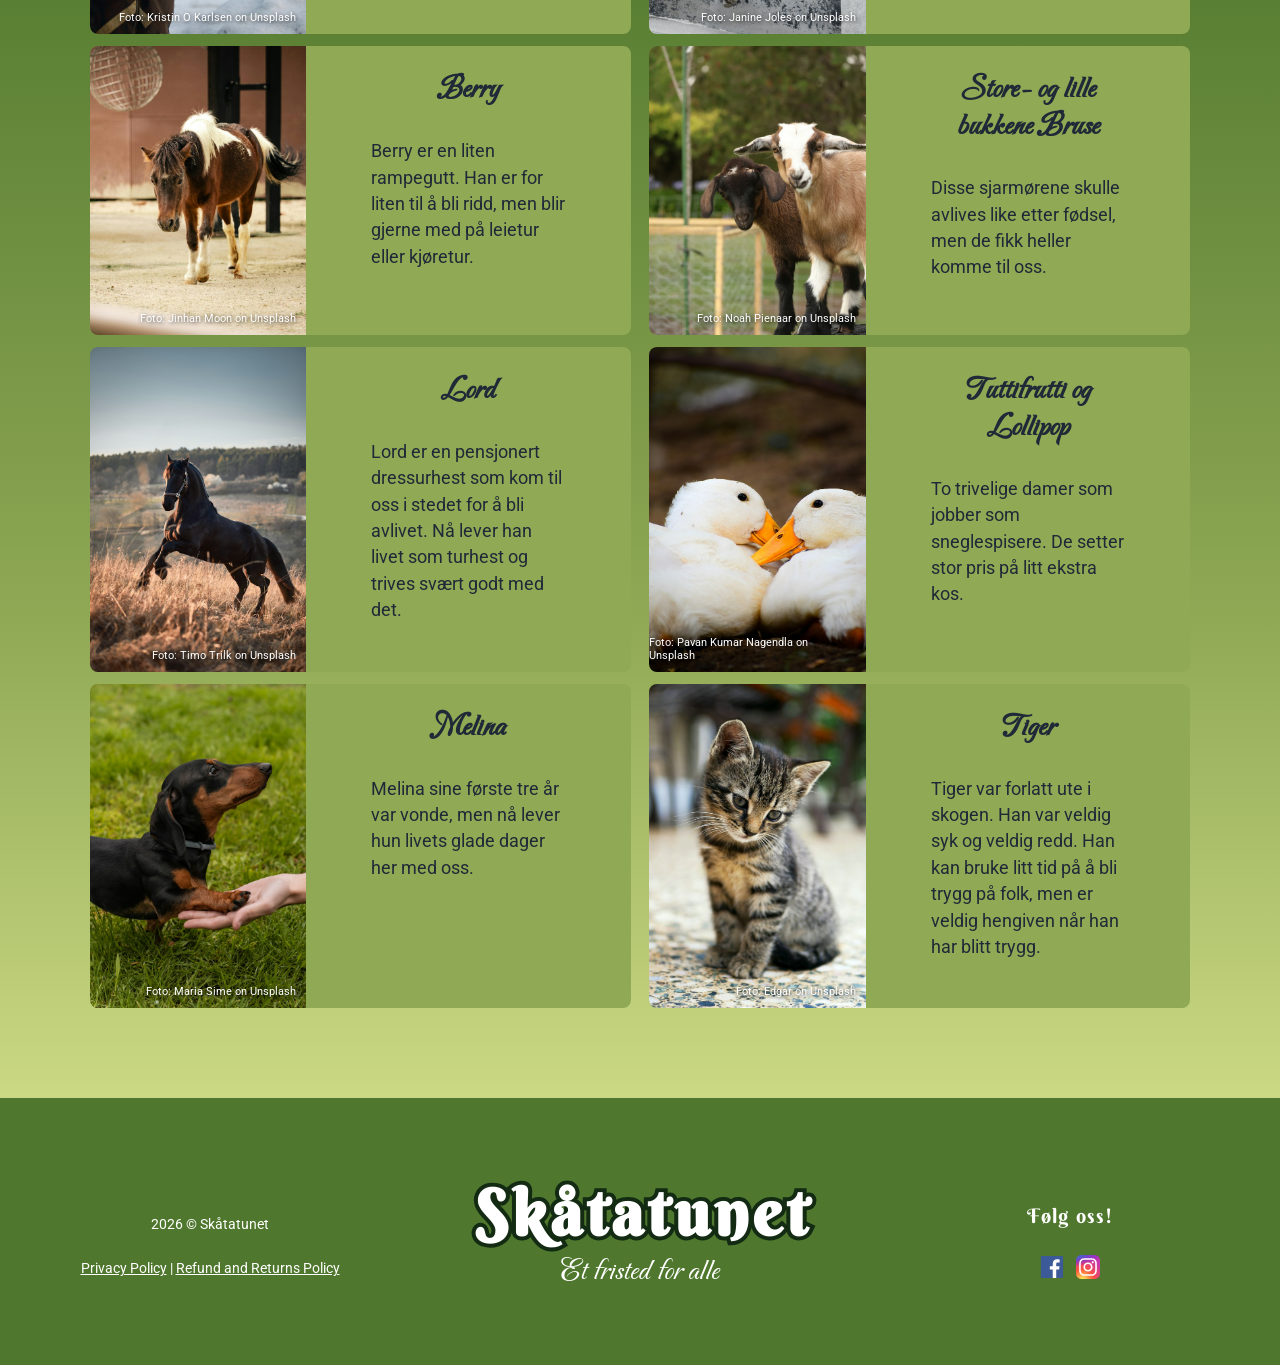
<file: omoss.html>
<!doctype html>
<html lang="no">
  <head>
    <meta charset="UTF-8" />
    <meta name="viewport" content="width=device-width, initial-scale=1.0" />
    <meta name="description" content="Et fristed for dyr og mennesker" />
    <title>Om oss</title>
    <link rel="stylesheet" href="style.css" />
    <link rel="stylesheet" href="omoss.css" />
    <link rel="preconnect" href="https://fonts.googleapis.com" />
    <link rel="preconnect" href="https://fonts.gstatic.com" crossorigin />
    <link
      href="https://fonts.googleapis.com/css2?family=Berkshire+Swash&family=Carattere&family=Roboto:ital,wght@0,100..900;1,100..900&display=swap"
      rel="stylesheet"
    />
  </head>

  <body>
    <header class="header" id="hjem">
      <div class="container">
        <a href="index.html#hjem" class="logo">
          <h1 class="h-logo">Skåtatunet</h1>
          <p class="p-logo">Et fristed for alle</p>
        </a>
        <div class="header-icons">
          <a href="faq.html">
            <img src="icons/Faq.svg" alt="FAQ" />
          </a>
          <a href="finnoss.html">
            <img src="icons/Find-us.svg" alt="Finn oss" />
          </a>
        </div>
      </div>
    </header>

    <nav>
      <ul id="nav-row">
        <li><a href="index.html">Hjem</a></li>
        <li><a href="#omoss">Om oss</a></li>
        <li><a href="index.html#tjenester">Tjenester</a></li>
        <li><a href="bestilling.html">Bestilling</a></li>
        <li><a href="faq.html">FAQ</a></li>
      </ul>
    </nav>

    <main>
      <section class="about-container" id="omoss">
        <div class="about-image-credit">
          <img
            src="images/family.jpg"
            alt="Familie som hopper i luften i solnedgangen"
          />
          <span>Foto: Timon Studler on Unsplash</span>
        </div>

        <h2>Hvem er vi?</h2>
        <p>
          Vi er tre generasjoner som bor her nå, og det har vært drift på gården
          i flere generasjoner bakover. Her på Skåtatunet har vi utelukkende
          fokus på dyrevelferd. Flere av dyrene våre er omplasseringsdyr, eller
          reddet fra avliving. Når de kommer hit skal de få være her resten av
          livet, og de skal få være dyr.
        </p>
        <p>
          Vi har lang erfaring med ulike dyr, og vi strekker oss langt for å
          fylle behovene deres.
        </p>
      </section>

      <section class="dyrene">
        <div class="dyrene-heading">
          <h2>Dyrene våre</h2>
        </div>

        <div class="dyrene-grid">
          <div class="card">
            <div class="image-credit">
              <img src="images/brage.jpg" alt="Fjording" />
              <span>Foto: Kristin O Karlsen on Unsplash</span>
            </div>
            <div class="info">
              <h3>Brage</h3>
              <p>
                Brage er 26 år gammel, og har vært her i 16 år. Man finner ikke
                tryggere og roligere hest.
              </p>
            </div>
          </div>

          <div class="card">
            <div class="image-credit">
              <img src="images/geit.jpg" alt="en svart og en hvit geit" />
              <span>Foto: Janine Joles on Unsplash</span>
            </div>
            <div class="info">
              <h3>Snehvit og Sothvit</h3>
              <p>
                To søstre som skulle avlives etter endt melkeproduksjon. Nå skal
                de bo her resten av livet.
              </p>
            </div>
          </div>

          <div class="card">
            <div class="image-credit">
              <img src="images/berry.jpg" alt="miniatyrhest" />
              <span>Foto: Jinhan Moon on Unsplash</span>
            </div>
            <div class="info">
              <h3>Berry</h3>
              <p>
                Berry er en liten rampegutt. Han er for liten til å bli ridd,
                men blir gjerne med på leietur eller kjøretur.
              </p>
            </div>
          </div>

          <div class="card">
            <div class="image-credit">
              <img src="images/kje.jpg" alt="Geitekillinger" />
              <span>Foto: Noah Pienaar on Unsplash</span>
            </div>
            <div class="info">
              <h3>Store- og lille bukkene Bruse</h3>
              <p>
                Disse sjarmørene skulle avlives like etter fødsel, men de fikk
                heller komme til oss.
              </p>
            </div>
          </div>

          <div class="card">
            <div class="image-credit">
              <img src="images/lord.jpg" alt="Svart hest" />
              <span>Foto: Timo Trilk on Unsplash</span>
            </div>
            <div class="info">
              <h3>Lord</h3>
              <p>
                Lord er en pensjonert dressurhest som kom til oss i stedet for å
                bli avlivet. Nå lever han livet som turhest og trives svært godt
                med det.
              </p>
            </div>
          </div>

          <div class="card">
            <div class="image-credit">
              <img src="images/ender.jpg" alt="To hvite ender" />
              <span>Foto: Pavan Kumar Nagendla on Unsplash</span>
            </div>
            <div class="info">
              <h3>Tuttifrutti og Lollipop</h3>
              <p>
                To trivelige damer som jobber som sneglespisere. De setter stor
                pris på litt ekstra kos.
              </p>
            </div>
          </div>

          <div class="card">
            <div class="image-credit">
              <img src="images/dachs.jpg" alt="Dachshund" />
              <span>Foto: Maria Sime on Unsplash</span>
            </div>
            <div class="info">
              <h3>Melina</h3>
              <p>
                Melina sine første tre år var vonde, men nå lever hun livets
                glade dager her med oss.
              </p>
            </div>
          </div>

          <div class="card">
            <div class="image-credit">
              <img src="images/katt.jpg" alt="Kattunge" />
              <span>Foto: Edgar on Unsplash</span>
            </div>
            <div class="info">
              <h3>Tiger</h3>
              <p>
                Tiger var forlatt ute i skogen. Han var veldig syk og veldig
                redd. Han kan bruke litt tid på å bli trygg på folk, men er
                veldig hengiven når han har blitt trygg.
              </p>
            </div>
          </div>
        </div>
      </section>
    </main>

    <footer class="footer" id="kontakt">
      <div class="footer-row">
        <div class="footer-column1">
          <p>2026 © Skåtatunet</p>
          <p>
            <u style="cursor: pointer">Privacy Policy</u> |
            <u style="cursor: pointer">Refund and Returns Policy</u>
          </p>
        </div>

        <div class="footer-column2">
          <a href="index.html#hjem" class="footer-logo">
            <h1 class="footer-h-logo">Skåtatunet</h1>
            <p class="footer-p-logo">Et fristed for alle</p>
          </a>
        </div>

        <div class="footer-column3">
          <h2>Følg oss!</h2>
          <div class="social-icons">
            <a href="#facebook">
              <img src="icons/facebook.svg" alt="facebook-icon" />
            </a>
            <a href="#instagram">
              <img src="icons/instagram.svg" alt="instagram-icon" />
            </a>
          </div>
        </div>
      </div>
    </footer>
  </body>
</html>
</file>
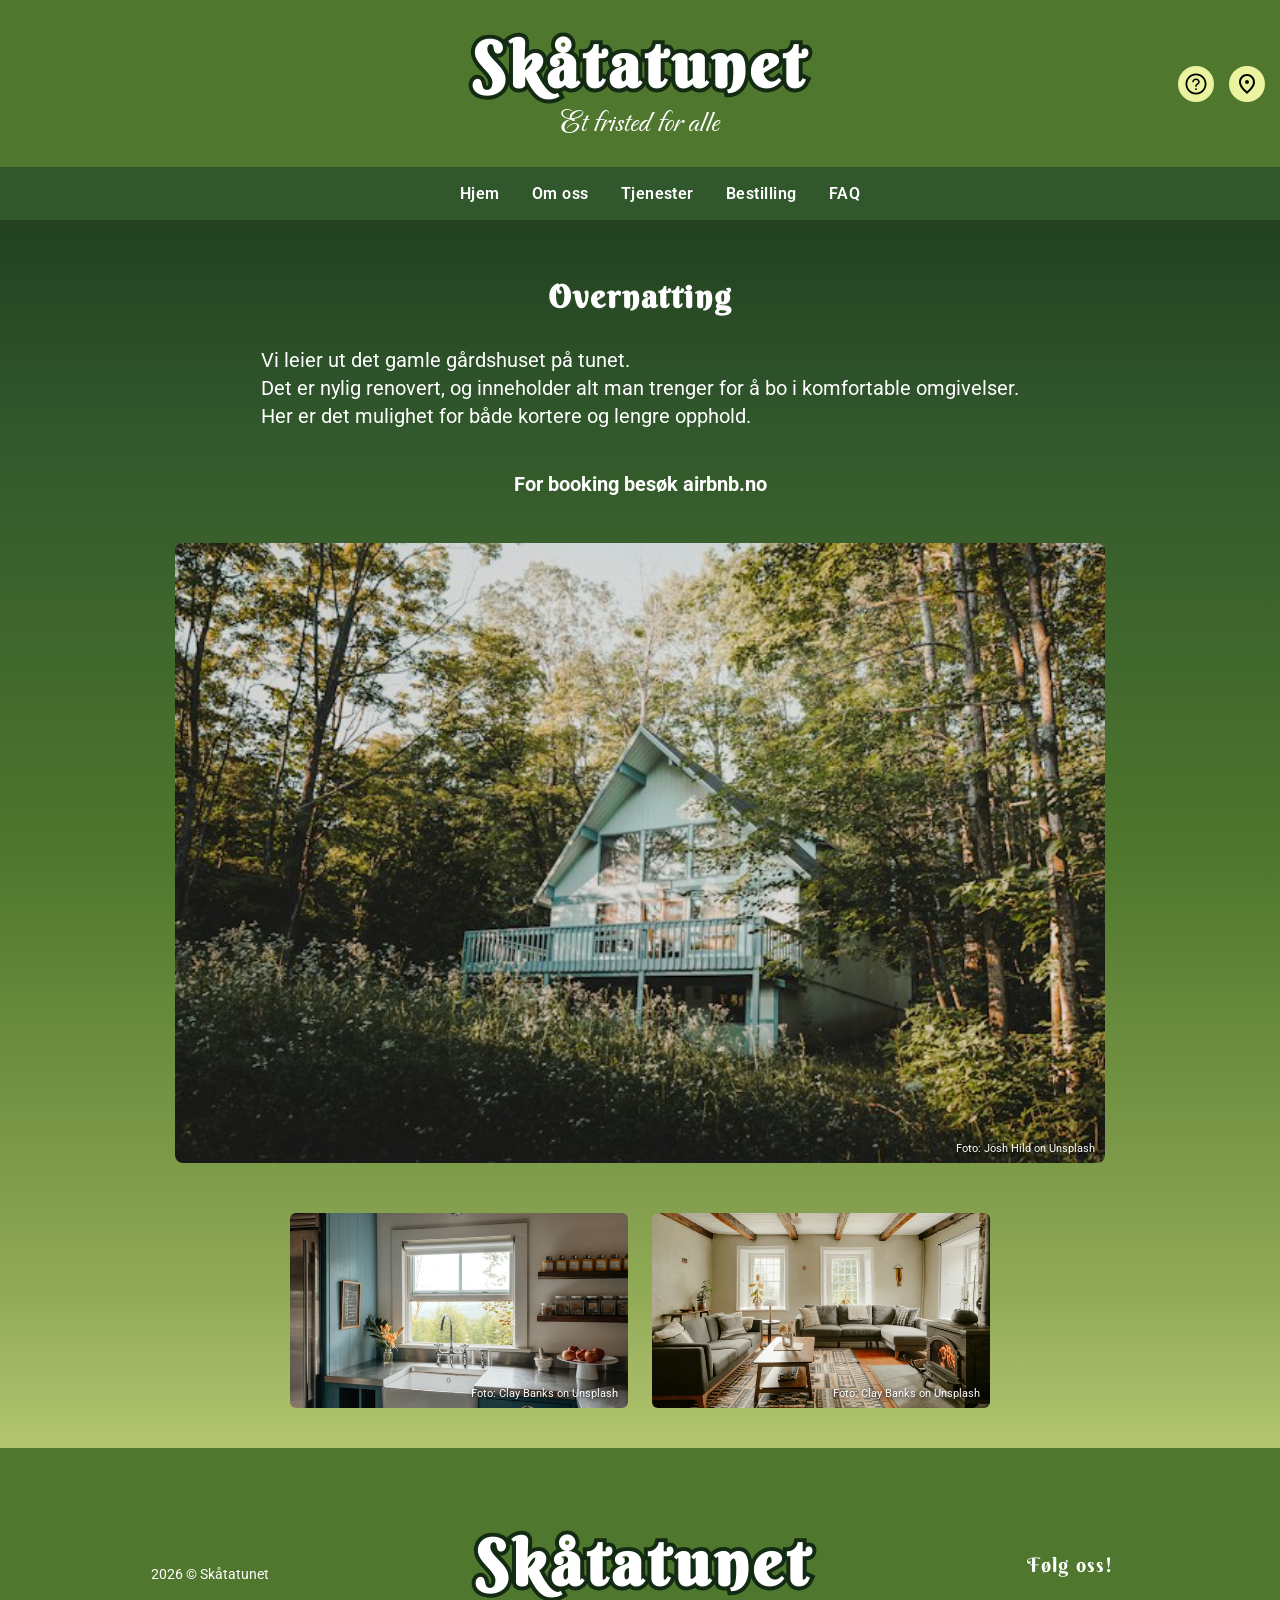
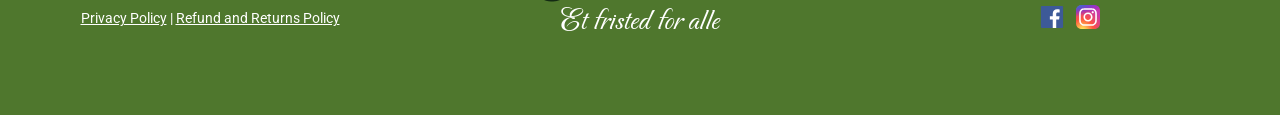
<file: overnatting.html>
<!doctype html>
<html lang="no">
  <head>
    <meta charset="UTF-8" />
    <meta name="viewport" content="width=device-width, initial-scale=1.0" />
    <meta name="description" content="Et fristed for dyr og mennesker" />
    <title>Overnatting</title>
    <link rel="stylesheet" href="style.css" />
    <link rel="stylesheet" href="overnatting.css" />
    <link rel="preconnect" href="https://fonts.googleapis.com" />
    <link rel="preconnect" href="https://fonts.gstatic.com" crossorigin />
    <link
      href="https://fonts.googleapis.com/css2?family=Berkshire+Swash&family=Carattere&family=Roboto:ital,wght@0,100..900;1,100..900&display=swap"
      rel="stylesheet"
    />
  </head>

  <body>
    <header class="header" id="hjem">
      <div class="container">
        <a href="index.html#hjem" class="logo">
          <h1 class="h-logo">Skåtatunet</h1>
          <p class="p-logo">Et fristed for alle</p>
        </a>
        <div class="header-icons">
          <a href="faq.html">
            <img src="icons/Faq.svg" alt="FAQ" />
          </a>
          <a href="finnoss.html">
            <img src="icons/Find-us.svg" alt="Finn oss" />
          </a>
        </div>
      </div>
    </header>

    <nav>
      <ul id="nav-row">
        <li><a href="index.html">Hjem</a></li>
        <li><a href="omoss.html">Om oss</a></li>
        <li><a href="index.html#tjenester">Tjenester</a></li>
        <li><a href="bestilling.html">Bestilling</a></li>
        <li><a href="faq.html">FAQ</a></li>
      </ul>
    </nav>

    <main>
      <section class="overnatting">
        <div class="overnatting-tekst">
          <h2>Overnatting</h2>

          <p>
            Vi leier ut det gamle gårdshuset på tunet.
            <br />
            Det er nylig renovert, og inneholder alt man trenger for å bo i
            komfortable omgivelser.
            <br />
            Her er det mulighet for både kortere og lengre opphold.
          </p>

          <p class="airbnb-link">
            For booking besøk
            <a
              href="https://www.airbnb.no/"
              target="_blank"
              rel="noopener noreferrer"
            >
              airbnb.no
            </a>
          </p>
        </div>

        <div class="overnatting-hovedbilde">
          <img
            src="images/marthahuset.jpg"
            alt="Det gamle gårdshuset omgitt av trær"
          />
          <span>Foto: Josh Hild on Unsplash</span>
        </div>

        <div class="overnatting-gallery">
          <div class="overnatting-bilde">
            <img src="images/kitchen.jpg" alt="Kjøkken" />
            <span>Foto: Clay Banks on Unsplash</span>
          </div>

          <div class="overnatting-bilde">
            <img src="images/livingroom.jpg" alt="Stue" />
            <span>Foto: Clay Banks on Unsplash</span>
          </div>
        </div>
      </section>
    </main>

    <footer class="footer" id="kontakt">
      <div class="footer-row">
        <div class="footer-column1">
          <p>2026 © Skåtatunet</p>
          <p>
            <u style="cursor: pointer">Privacy Policy</u> |
            <u style="cursor: pointer">Refund and Returns Policy</u>
          </p>
        </div>

        <div class="footer-column2">
          <a href="index.html#hjem" class="footer-logo">
            <h1 class="footer-h-logo">Skåtatunet</h1>
            <p class="footer-p-logo">Et fristed for alle</p>
          </a>
        </div>

        <div class="footer-column3">
          <h2>Følg oss!</h2>
          <div class="social-icons">
            <a href="#facebook">
              <img src="icons/facebook.svg" alt="facebook-icon" />
            </a>
            <a href="#instagram">
              <img src="icons/instagram.svg" alt="instagram-icon" />
            </a>
          </div>
        </div>
      </div>
    </footer>
  </body>
</html>
</file>
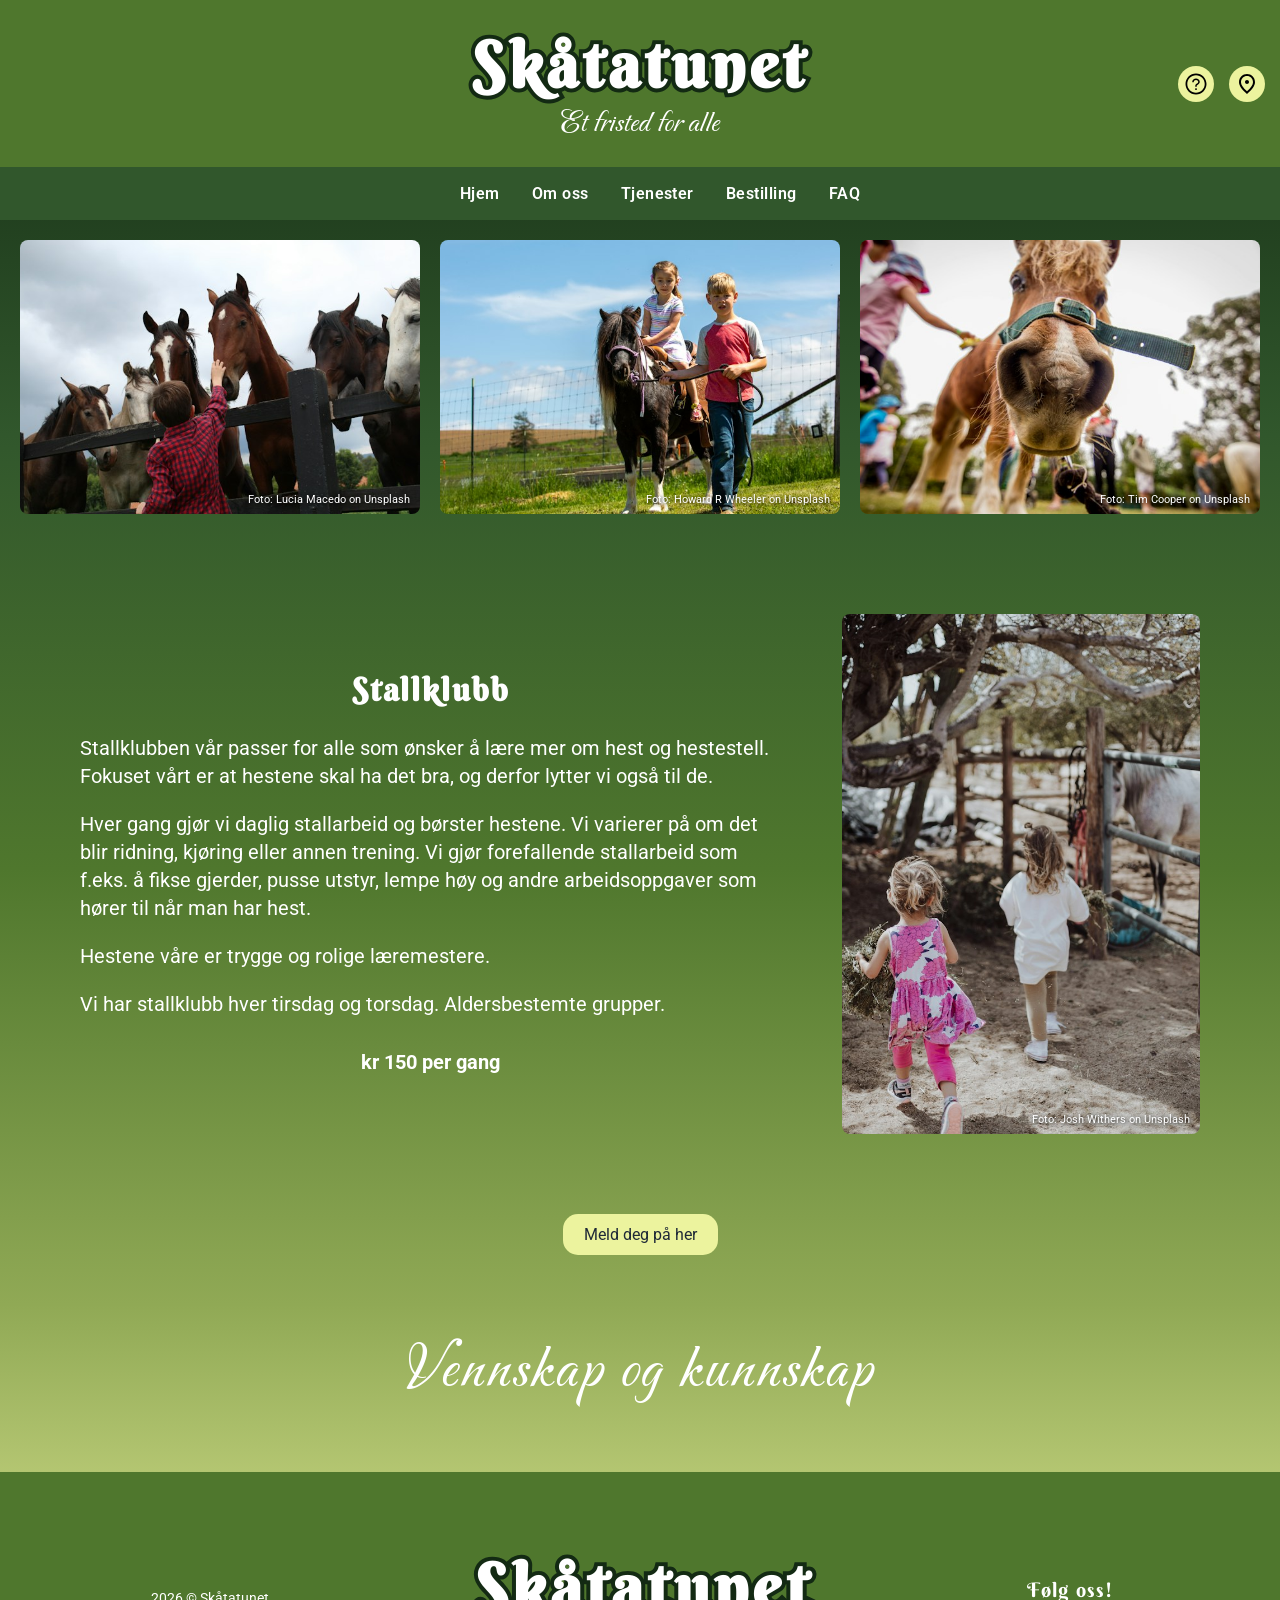
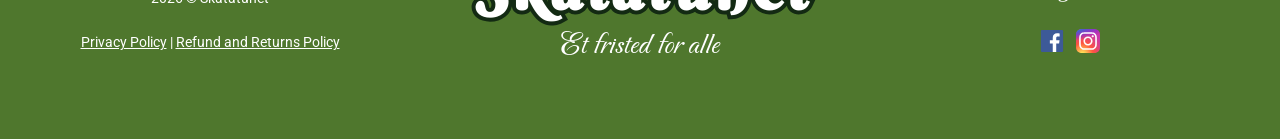
<file: stallklubb.html>
<!doctype html>
<html lang="no">
  <head>
    <meta charset="UTF-8" />
    <meta name="viewport" content="width=device-width, initial-scale=1.0" />
    <meta name="description" content="Et fristed for dyr og mennesker" />
    <title>Stallklubb</title>
    <link rel="stylesheet" href="style.css" />
    <link rel="stylesheet" href="stallklubb.css" />
    <link rel="preconnect" href="https://fonts.googleapis.com" />
    <link rel="preconnect" href="https://fonts.gstatic.com" crossorigin />
    <link
      href="https://fonts.googleapis.com/css2?family=Berkshire+Swash&family=Carattere&family=Roboto:ital,wght@0,100..900;1,100..900&display=swap"
      rel="stylesheet"
    />
  </head>

  <body>
    <header class="header" id="hjem">
      <div class="container">
        <a href="index.html#hjem" class="logo">
          <h1 class="h-logo">Skåtatunet</h1>
          <p class="p-logo">Et fristed for alle</p>
        </a>
        <div class="header-icons">
          <a href="faq.html">
            <img src="icons/Faq.svg" alt="FAQ" />
          </a>
          <a href="finnoss.html">
            <img src="icons/Find-us.svg" alt="Finn oss" />
          </a>
        </div>
      </div>
    </header>

    <nav>
      <ul id="nav-row">
        <li><a href="index.html">Hjem</a></li>
        <li><a href="omoss.html">Om oss</a></li>
        <li><a href="index.html#tjenester">Tjenester</a></li>
        <li><a href="bestilling.html">Bestilling</a></li>
        <li><a href="faq.html">FAQ</a></li>
      </ul>
    </nav>

    <main>
      <section class="tjenester-bilder">
        <div class="tjeneste-bilde">
          <img
            src="images/gutt-med-hester.jpg"
            alt="Gutt som koser med hester"
          />
          <span>Foto: Lucia Macedo on Unsplash</span>
        </div>

        <div class="tjeneste-bilde">
          <img
            src="images/ponniridning.jpg"
            alt="Barn som leier en ponni med rytter"
          />
          <span>Foto: Howard R Wheeler on Unsplash</span>
        </div>

        <div class="tjeneste-bilde">
          <img src="images/ponnistell.jpg" alt="Børsting av ponni" />
          <span>Foto: Tim Cooper on Unsplash</span>
        </div>
      </section>

      <section class="stallklubb" id="tjenester">
        <div class="stallklubb-tekst">
          <h2>Stallklubb</h2>

          <p>
            Stallklubben vår passer for alle som ønsker å lære mer om hest og
            hestestell. Fokuset vårt er at hestene skal ha det bra, og derfor
            lytter vi også til de.
          </p>

          <p>
            Hver gang gjør vi daglig stallarbeid og børster hestene. Vi varierer
            på om det blir ridning, kjøring eller annen trening. Vi gjør
            forefallende stallarbeid som f.eks. å fikse gjerder, pusse utstyr,
            lempe høy og andre arbeidsoppgaver som hører til når man har hest.
          </p>

          <p>Hestene våre er trygge og rolige læremestere.</p>

          <p>
            Vi har stallklubb hver tirsdag og torsdag. Aldersbestemte grupper.
          </p>

          <p class="pris">kr 150 per gang</p>
        </div>

        <div class="stallklubb-bilde">
          <img src="images/foring.jpg" alt="Barn som forer hester" />
          <span>Foto: Josh Withers on Unsplash</span>
        </div>
      </section>

      <div class="button">
        <a href="bestilling.html">Meld deg på her</a>
      </div>
    </main>

    <section class="slagord">
      <p>Vennskap og kunnskap</p>
    </section>

    <footer class="footer" id="kontakt">
      <div class="footer-row">
        <div class="footer-column1">
          <p>2026 © Skåtatunet</p>
          <p>
            <u style="cursor: pointer">Privacy Policy</u> |
            <u style="cursor: pointer">Refund and Returns Policy</u>
          </p>
        </div>

        <div class="footer-column2">
          <a href="index.html#hjem" class="footer-logo">
            <h1 class="footer-h-logo">Skåtatunet</h1>
            <p class="footer-p-logo">Et fristed for alle</p>
          </a>
        </div>

        <div class="footer-column3">
          <h2>Følg oss!</h2>
          <div class="social-icons">
            <a href="#facebook">
              <img src="icons/facebook.svg" alt="facebook-icon" />
            </a>
            <a href="#instagram">
              <img src="icons/instagram.svg" alt="instagram-icon" />
            </a>
          </div>
        </div>
      </div>
    </footer>
  </body>
</html>
</file>
<file: style.css>
/* CSS VARIABLES */

:root {
  /* Colors */
  --primary-color: #4f772d;
  --secondary-color: #90a955;
  --light-color: #ecf39e;
  --accent-color: #31572c;
  --dark-color: #132a13;
  --text-color: #1f2937;
  --card-color: #90a955;
  --white-color: #ffffff;

  /* Spacing */
  --space-small: 0.5rem;
  --space-medium: 1rem;
  --space-large: 2rem;
  --space-xl: 2.5rem;
  --space-section: 3.75rem;

  /* Font sizes */
  --text-small: 0.875rem;
  --text-base: 1rem;
  --text-medium: 1.25rem;
  --text-large: 2rem;
  --text-xl: 2.5rem;
  --text-xxl: 4rem;

  /* Fonts */
  --primary-font: "Roboto", sans-serif;
  --h-font: "Berkshire Swash", serif;
  --curly-font: "Carattere", cursive;
}

/* GENERAL STYLING */

* {
  box-sizing: border-box;
}

html {
  scroll-behavior: smooth;
}

body {
  margin: 0;
  background: linear-gradient(
    to bottom,
    var(--dark-color),
    var(--accent-color),
    var(--primary-color),
    var(--secondary-color),
    var(--light-color)
  );
  color: var(--text-color);
  font-family: var(--primary-font);
}

img {
  display: block;
  max-width: 100%;
}

a {
  color: inherit;
  text-decoration: none;
}

h2 {
  font-family: var(--h-font);
  font-size: var(--text-large);
  color: var(--text-color);
  letter-spacing: 0.06em;
}

/* HEADER */

.header {
  width: 100%;
}

.container {
  display: grid;
  grid-template-columns: 1fr auto 1fr;
  align-items: center;
  width: 100%;
  background-color: var(--primary-color);
  padding: 25px 15px;
}

.logo {
  grid-column: 2;
  display: flex;
  flex-direction: column;
  align-items: center;
}

.h-logo {
  font-family: var(--h-font);
  font-size: var(--text-xxl);
  color: var(--white-color);
  -webkit-text-stroke: 8px var(--dark-color);
  paint-order: stroke fill;
  letter-spacing: 0.06em;
  margin: 0;
}

.p-logo {
  font-family: var(--curly-font);
  font-size: var(--text-large);
  color: var(--white-color);
  margin: 0;
}

.header-icons {
  grid-column: 3;
  justify-self: end;
  display: flex;
  align-items: center;
  gap: 15px;
}

.header-icons a {
  width: 36px;
  height: 36px;
  display: flex;
  align-items: center;
  justify-content: center;
  background-color: var(--light-color);
  border-radius: 50%;
  transition: background-color 0.3s ease;
}

.header-icons a:hover {
  background-color: var(--accent-color);
  border: 1px solid var(--light-color);
}

.header-icons img {
  width: 24px;
  height: 24px;
  object-fit: contain;
}

/* NAVBAR */

nav {
  background-color: var(--accent-color);
  position: sticky;
  top: 0;
  z-index: 1000;
  padding: 1px;
}

nav ul li {
  list-style: none;
}

#nav-row {
  display: flex;
  justify-content: center;
  gap: var(--space-large);
  flex-wrap: wrap;
}

nav ul li a {
  color: var(--white-color);
  font-weight: 600;
  position: relative;
  font-family: var(--primary-font);
  letter-spacing: 0.03em;
}

nav ul li a::after {
  content: "";
  position: absolute;
  left: 50%;
  bottom: -4px;
  width: 100%;
  height: 2px;
  background-color: currentColor;
  transform: translateX(-50%) scaleX(0);
  transform-origin: center;
  transition: transform 0.3s ease;
}

nav ul li a:hover::after {
  transform: translateX(-50%) scaleX(1);
}

/* HERO */

.hero {
  display: flex;
  align-items: stretch;
  position: relative;
  gap: 4%;
  padding: 40px 8%;
}

.intro-text {
  flex: 4;
  min-width: 0;
  background-color: var(--secondary-color);
  border-radius: 8px;
  padding: 20px;
  text-align: center;
  color: var(--text-color);
  font-family: var(--primary-font);
  font-size: 1.5rem;
  line-height: 1.5;
}

.hero-button {
  display: inline-block;
  align-self: center;
  padding: 12px 10px;
  background-color: var(--light-color);
  color: var(--text-color);
  border: 1px solid transparent;
  border-radius: 15px;
  transition: background-color 0.3s ease;
  cursor: pointer;
  margin-top: 20px;
}

.hero-button:hover {
  background-color: var(--accent-color);
  color: var(--light-color);
  border-color: var(--light-color);
}

.hero img {
  flex: 6;
  width: 0;
  min-width: 0;
  height: auto;
  object-fit: cover;
  border-radius: 8px;
}

.hero-image-credit {
  position: absolute;
  right: 120px;
  bottom: 40px;
  font-size: var(--text-small);
  color: var(--white-color);
  text-align: right;
  margin: 0;
}

/* SLAGORD */

.slagord {
  text-align: center;
  font-family: var(--curly-font);
  font-size: var(--text-xxl);
  color: var(--white-color);
  letter-spacing: 0.03em;
  margin: 60px;
}

/* CARDS */

.tjenester {
  padding: 15px;
}

.tjenester-heading h2 {
  padding: 10px;
}

.tjenester-row {
  display: grid;
  grid-template-columns: repeat(4, 1fr);
  gap: var(--space-medium);
}

.card {
  border-radius: 8px;
  background-color: var(--card-color);
  display: flex;
  flex-direction: column;
  overflow: hidden;
  transition: transform 0.3s ease;
  min-width: 0;
}

.card:hover {
  transform: translateY(-5px);
}

/* Card images and photo credits */

.image-credit {
  position: relative;
  width: 100%;
}

.image-credit img {
  display: block;
  width: 100%;
  height: 14rem;
  object-fit: cover;
}

.image-credit span {
  position: absolute;
  bottom: 10px;
  right: 10px;
  color: var(--white-color);
  font-family: var(--primary-font);
  font-size: 11px;
  text-shadow: 1px 1px 4px rgba(0, 0, 0, 0.8);
}

/* Card information */

.info {
  padding: 15px;
  display: flex;
  flex-direction: column;
  flex: 1;
  text-align: center;
}

.info h3 {
  font-family: var(--primary-font);
  font-size: var(--text-medium);
  margin: 5px 0 10px;
}

.info p {
  font-family: var(--primary-font);
  font-size: var(--text-base);
  line-height: 1.5;
  margin: 0 0 20px;
  flex: 1;
}

/* Card buttons */

.button {
  display: inline-block;
  align-self: center;
  padding: 10px 20px;
  background-color: var(--light-color);
  color: var(--text-color);
  border: 1px solid transparent;
  border-radius: 15px;
  transition: background-color 0.3s ease;
}

.button:hover {
  background-color: var(--accent-color);
  color: var(--light-color);
  border-color: var(--light-color);
}

/* KUNDEOPPLEVELSER */

.kundeopplevelser {
  padding: 80px 10px;
}

.kundeopplevelser-text {
  text-align: center;
  font-family: var(--curly-font);
  font-size: var(--text-xl);
  color: var(--text-color);
  letter-spacing: 0.03em;
  margin: 60px 0;
}

/* FOOTER */

.footer {
  padding: 25px 15px;
  background-color: var(--primary-color);
}

.footer-row {
  display: flex;
  justify-content: center;
  gap: var(--space-xl);
}

.footer-row > * {
  flex: 1;
  min-width: 0;
}

.footer-column1,
.footer-column3 {
  display: flex;
  flex-direction: column;
  justify-content: end;
  padding: 50px 30px;
}

.footer-column1 p {
  font-family: var(--primary-font);
  font-size: var(--text-small);
  color: var(--white-color);
  text-align: center;
}

.footer-column2 {
  display: flex;
  flex-direction: column;
  justify-content: center;
  gap: 30px;
  padding: 50px 30px;
}

.footer-h-logo {
  font-family: var(--h-font);
  font-size: var(--text-xxl);
  color: var(--white-color);
  text-align: center;
  -webkit-text-stroke: 8px var(--dark-color);
  paint-order: stroke fill;
  letter-spacing: 0.06em;
  margin: 0;
}

.footer-p-logo {
  font-family: var(--curly-font);
  font-size: var(--text-large);
  text-align: center;
  color: var(--white-color);
  margin: 0;
}

.footer-column3 h2 {
  font-family: var(--h-font);
  font-size: var(--text-medium);
  color: var(--white-color);
  font-weight: 400;
  text-align: center;
}

.social-icons {
  display: flex;
  align-items: center;
  justify-content: center;
  padding: 11px;
  gap: 12px;
}

/* RESPONSIVT DESIGN */

@media (max-width: 900px) {
  .tjenester-row {
    grid-template-columns: repeat(2, 1fr);
  }

  .hero {
    padding: 30px 5%;
  }

  .hero-image-credit {
    right: 6%;
  }
}

@media (max-width: 550px) {
  .tjenester-row {
    grid-template-columns: 1fr;
  }

  .h-logo,
  .footer-h-logo {
    font-size: var(--text-xl);
    -webkit-text-stroke: 4px var(--dark-color);
  }

  .p-logo,
  .footer-p-logo {
    font-size: var(--text-medium);
  }

  .container {
    padding: 20px 10px;
  }

  .header-icons {
    gap: 8px;
  }

  #nav-row {
    gap: 12px;
    padding: 0 10px;
  }

  .hero {
    flex-direction: column;
    padding: 20px;
  }

  .hero img {
    width: 100%;
  }

  .hero-image-credit {
    right: 30px;
    bottom: 30px;
  }

  .slagord {
    font-size: var(--text-xl);
    margin: 40px 10px;
  }

  .footer-row {
    flex-direction: column;
    gap: 10px;
  }

  .footer-column1,
  .footer-column2,
  .footer-column3 {
    padding: 15px;
  }
}
</file>
<file: apengard.css>
/* ÅPEN GÅRD */

.apen-gard {
  display: flex;
  align-items: center;
  justify-content: space-between;
  gap: 60px;
  padding: 40px 80px;
}

/* Tekst */

.apen-gard-tekst {
  flex: 1;
}

.apen-gard-tekst h2 {
  color: var(--white-color);
  text-align: center;
  margin-bottom: 50px;
}

.apen-gard-tekst p {
  font-family: var(--primary-font);
  font-size: var(--text-medium);
  color: var(--white-color);
  line-height: 1.4;
  gap: 30px;
  margin: 40px;
}

.apen-gard-tekst .pris {
  font-weight: bold;
  text-align: center;
  margin: 50px;
}

/* Hovedbilde */

.apen-gard-bilde {
  position: relative;
  flex: 0 0 32%;
  max-height: 520px;
  overflow: hidden;
  border-radius: 8px;
}

.apen-gard-bilde img {
  width: 100%;
  height: 100%;
  object-fit: cover;
  display: block;
}

.button {
  display: flex;
  justify-content: center;
  width: fit-content;
  margin: 0 auto;
}

/* BILDEGALLERI */

.gard-gallery {
  display: grid;
  grid-template-columns: repeat(3, 1fr);
  gap: 55px;
  padding: 20px;
  margin-top: 40px;
}

.gallery-image {
  position: relative;
  max-height: 320px;
  overflow: hidden;
  border-radius: 8px;
}

.gallery-image img {
  width: 100%;
  height: 100%;
  object-fit: cover;
  display: block;
}

/* Bildekreditering */

.apen-gard-bilde span,
.gallery-image span {
  position: absolute;
  bottom: 8px;
  right: 10px;
  color: white;
  font-size: 11px;
  text-shadow: 1px 1px 4px black;
}

/* RESPONSIVT DESIGN */

@media (max-width: 768px) {
  .apen-gard {
    gap: 25px;
    padding: 30px 5%;
  }

  .apen-gard-bilde {
    flex-basis: 35%;
    height: 350px;
  }

  .gard-gallery {
    gap: 15px;
  }

  .gallery-image {
    height: 140px;
  }
}

@media (max-width: 550px) {
  .apen-gard {
    flex-direction: column;
    padding: 30px 20px;
  }

  .apen-gard-bilde {
    width: 100%;
    height: 300px;
  }

  .gard-gallery {
    grid-template-columns: 1fr;
    gap: 20px;
  }

  .gallery-image {
    height: 220px;
  }

  .apen-gard-tekst .pris {
    margin: 20px;
  }
}
</file>
<file: bestilling.css>
/* BOOKING PAGE */

.booking-container {
  display: flex;
  align-items: stretch;
  gap: 4%;
  padding: 40px 8%;
}

/* WELCOME SECTION */

.booking-welcome {
  display: flex;
  flex-direction: column;
  flex: 1;
  align-self: flex-start;
  min-width: 0;
  gap: var(--space-medium);

  background-color: var(--secondary-color);
  border-radius: 8px;
  padding: 20px;

  text-align: left;
  color: var(--text-color);
  font-family: var(--primary-font);
  font-size: var(--text-medium);
  line-height: 1.5;
}

.booking-welcome h2 {
  text-align: center;
}

.booking-welcome p {
  margin: 0;
}

.booking-welcome img {
  width: 100%;
  height: 300px;
  object-fit: cover;
  border-radius: 8px;
}

/* IMAGE CREDIT */

.booking-welcome .image-credit {
  position: relative;
  width: 100%;
}

.booking-welcome .image-credit span {
  position: absolute;
  bottom: 10px;
  right: 10px;

  color: var(--white-color);
  font-family: var(--primary-font);
  font-size: 11px;
  text-shadow: 1px 1px 4px rgba(0, 0, 0, 0.8);
}

/* BOOKING FORM */

.booking-form {
  flex: 1;
  min-width: 0;

  background-color: #fffbef;
  padding: 20px 30px;
  border-radius: 8px;
}

.booking-form h2 {
  text-align: center;
}

.booking-form form {
  display: flex;
  flex-direction: column;
  gap: 15px;
  padding-top: 15px;
}

/* Labels */

.booking-form label {
  font-family: var(--primary-font);
  color: var(--text-color);
}

/* Input fields */

.booking-form input,
.booking-form select,
.booking-form textarea {
  width: 100%;
  padding: 12px;

  background-color: #fffbef;
  color: var(--text-color);
  opacity: 1;

  border: 1px solid var(--card-color);
  border-radius: 8px;

  font-family: var(--primary-font);
  font-size: var(--text-base);
  resize: none;
}

/* Placeholder text */

.booking-form input::placeholder,
.booking-form textarea::placeholder {
  color: var(--text-color);
  opacity: 0.4;
  font-family: var(--primary-font);
  font-size: var(--text-small);
}

/* Select menu */

.booking-form select {
  cursor: pointer;
}

.booking-form select:invalid {
  color: #bfc3c9;
}

.booking-form select option {
  color: var(--text-color);
  background-color: #fffbef;
}

/* Date field */

.booking-form input[type="date"] {
  color: var(--text-color);
  opacity: 1;
}

.booking-form input[type="date"]:invalid::-webkit-datetime-edit {
  color: #bfc3c9;
}

.booking-form input[type="date"]:valid::-webkit-datetime-edit {
  color: var(--text-color);
}

/* Focus effect */

.booking-form input:focus,
.booking-form select:focus,
.booking-form textarea:focus {
  border: 1.5px solid var(--primary-color);
  outline: none;
}

/* SUBMIT BUTTON */

.booking-button {
  width: fit-content;
  align-self: center;

  padding: 12px 20px;
  margin-top: 10px;

  background-color: var(--light-color);
  color: var(--text-color);

  font-family: var(--primary-font);
  font-size: var(--text-medium);

  border: 1px solid transparent;
  border-radius: 15px;

  transition: background-color 0.3s ease;
  cursor: pointer;
}

.booking-button:hover {
  background-color: var(--accent-color);
  color: var(--light-color);
  border-color: var(--light-color);
}

/* SUCCESS MESSAGE */

.success-message {
  background-color: var(--dark-color);
  color: var(--white-color);

  padding: 1.2rem;
  margin-top: 1.5rem;

  border-radius: 8px;
  text-align: center;

  font-family: var(--primary-font);
}

/* RESPONSIVE DESIGN */

@media (max-width: 900px) {
  .booking-container {
    gap: 20px;
    padding: 30px 5%;
  }

  .booking-welcome,
  .booking-form {
    padding: 20px;
  }

  .booking-welcome img {
    height: 250px;
  }
}

@media (max-width: 650px) {
  .booking-container {
    flex-direction: column;
    padding: 25px 5%;
  }

  .booking-welcome,
  .booking-form {
    width: 100%;
  }

  .booking-welcome img {
    height: 250px;
  }

  .booking-form {
    padding: 20px;
  }
}
</file>
<file: faq.css>
/* HERO */

.faq-hero {
  display: flex;
  align-items: center;
  justify-content: space-between;
  gap: 80px;
  padding: 40px 200px;
}

.faq-hero-tekst {
  flex: 1;
}

.faq-hero-tekst h2 {
  color: var(--white-color);
  text-align: center;
}

.faq-hero-bilde {
  position: relative;
  flex: 1;
  max-height: 500px;
  max-width: 650px;
  overflow: hidden;
  border-radius: 8px;
}

.faq-hero-bilde img {
  width: 100%;
  height: 100%;
  object-fit: cover;
  display: block;
}

.faq-hero-bilde span {
  position: absolute;
  bottom: 8px;
  right: 10px;
  color: white;
  font-size: 11px;
  text-shadow: 1px 1px 4px black;
}

/* FAQ-LISTE */

.faq-container {
  margin: 0 auto;
  padding: 30px 200px 30px;
}

.faq-liste {
  display: flex;
  flex-direction: column;
  gap: 12px;
}

.faq-item {
  background-color: #fffbef;
  border-radius: 8px;
  padding: 18px 22px;
  font-family: var(--primary-font);
  color: var(--text-color);
}

/* Spørsmål */

.faq-item summary {
  font-weight: bold;
  font-size: var(--text-medium);
  cursor: pointer;
  list-style: none;
  display: flex;
  justify-content: space-between;
  align-items: center;
  gap: 15px;
}

.faq-item summary::-webkit-details-marker {
  display: none;
}

.faq-item summary::after {
  content: "+";
  font-size: 24px;
  font-weight: normal;
  flex-shrink: 0;
}

.faq-item[open] summary::after {
  content: "−";
}

/* Svar */

.faq-item p {
  font-size: var(--text-medium);
  line-height: 1.6;
  margin: 18px 0 5px;
}

.faq-item a {
  color: var(--text-color);
  font-weight: bold;
}

/* KONTAKTTEKST */

.faq-kontakt {
  text-align: center;
  margin-top: 50px;
  padding: 20px;
}

.faq-kontakt p {
  font-family: var(--primary-font);
  font-size: var(--text-medium);
  color: var(--white-color);
  line-height: 1.6;
}

/* RESPONSIVT DESIGN */

@media (max-width: 768px) {
  .faq-hero {
    gap: 25px;
    padding: 30px 5%;
  }

  .faq-hero-tekst h2 {
    font-size: 2rem;
  }

  .faq-hero-bilde {
    flex-basis: 40%;
    height: 250px;
  }

  .faq-container {
    padding: 25px 5% 45px;
  }
}

@media (max-width: 550px) {
  .faq-hero {
    flex-direction: column;
    padding: 30px 20px;
  }

  .faq-hero-tekst h2 {
    font-size: 1.8rem;
  }

  .faq-hero-bilde {
    width: 100%;
    height: 230px;
  }

  .faq-item {
    padding: 16px;
  }

  .faq-item summary {
    font-size: 0.95rem;
  }

  .faq-item p {
    font-size: 0.95rem;
  }
}
</file>
<file: finnoss.css>
/* Finn oss */

.finn-oss {
  display: flex;
  align-items: center;
  justify-content: space-between;
  gap: 60px;
  padding: 80px;
}

.finn-oss-tekst {
  flex: 1;
}

.finn-oss-tekst h2 {
  font-family: var(--h-font);
  color: var(--white-color);
  text-align: center;
  margin-bottom: 30px;
}

.finn-oss-tekst p {
  font-family: var(--primary-font);
  font-size: var(--text-medium);
  color: var(--white-color);
  line-height: 1.5;
}

.finn-oss-bilde {
  position: relative;
  flex: 0 0 40%;
  max-height: 540px;
  overflow: hidden;
  border-radius: 8px;
}

.finn-oss-bilde img {
  width: 100%;
  height: 100%;
  object-fit: cover;
  display: block;
}

.finn-oss-bilde span {
  position: absolute;
  bottom: 8px;
  right: 10px;
  color: white;
  font-size: 11px;
  text-shadow: 1px 1px 3px black;
}

/* Responsiv design */

@media (max-width: 768px) {
  .finn-oss {
    flex-direction: column;
    padding: 50px 30px;
  }

  .finn-oss-bilde {
    width: 100%;
    flex-basis: auto;
  }
}
</file>
<file: kafe.css>
/* KAFÉ */

.kafe {
  display: flex;
  align-items: center;
  justify-content: space-between;
  gap: 60px;
  padding: 40px 80px;
}

/* TEKST */

.kafe-tekst {
  flex: 1;
}

.kafe-tekst h2 {
  color: var(--white-color);
  text-align: center;
  margin-bottom: 50px;
}

.kafe-tekst p {
  font-family: var(--primary-font);
  font-size: var(--text-medium);
  color: var(--white-color);
  line-height: 1.4;
  gap: 30px;
  margin: 40px;
}

.kafe-meny {
  font-family: var(--primary-font);
  font-size: var(--text-medium);
  color: var(--white-color);
  line-height: 1.6;
  padding-left: 60px;
}

/* HOVEDBILDE */

.kafe-bilde {
  position: relative;
  flex: 0 0 32%;
  max-height: 700px;
  overflow: hidden;
  border-radius: 8px;
}

.kafe-bilde img {
  width: 100%;
  height: 100%;
  object-fit: cover;
  display: block;
}

/* BILDEGALLERI */

.kafe-gallery {
  display: grid;
  grid-template-columns: repeat(3, 1fr);
  gap: 55px;
  padding: 40px;
}

.kafe-gallery-image {
  position: relative;
  max-height: 310px;
  overflow: hidden;
  border-radius: 8px;
}

.kafe-gallery-image img {
  width: 100%;
  height: 100%;
  object-fit: cover;
  display: block;
}

/* BILDEKREDITERING */

.kafe-bilde span,
.kafe-gallery-image span {
  position: absolute;
  bottom: 8px;
  right: 10px;
  color: white;
  font-size: 11px;
  text-shadow: 1px 1px 4px black;
}

/* RESPONSIVT DESIGN */

@media (max-width: 768px) {
  .kafe {
    gap: 25px;
    padding: 30px 5%;
  }

  .kafe-bilde {
    flex-basis: 35%;
    height: 280px;
  }

  .kafe-gallery {
    gap: 15px;
  }

  .kafe-gallery-image {
    height: 140px;
  }
}

@media (max-width: 550px) {
  .kafe {
    flex-direction: column;
    padding: 30px 20px;
  }

  .kafe-bilde {
    width: 100%;
    height: 300px;
  }

  .kafe-gallery {
    grid-template-columns: 1fr;
    gap: 20px;
  }

  .kafe-gallery-image {
    height: 220px;
  }
}
</file>
<file: omoss.css>
/* OM OSS */

.about-container {
  max-width: 1100px;
  margin: 0 auto;
  padding: 30px 80px;
  text-align: center;
}

.about-image-credit {
  position: relative;
  width: 100%;

  overflow: hidden;
  border-radius: 8px;
  margin-bottom: 45px;
}

.about-image-credit img {
  width: 100%;
  height: 100%;
  object-fit: cover;
  display: block;
}

.about-image-credit span {
  position: absolute;
  bottom: 12px;
  right: 15px;
  color: white;
  font-family: var(--secondary-font);
  font-size: 12px;
  text-shadow: 1px 1px 4px #000;
}

.about-container h2,
.dyrene-heading h2 {
  font-family: var(--h-font);
  font-size: var(--text-large);
  color: var(--white-color);
  letter-spacing: 0.06em;
  margin-bottom: 30px;
}

.about-container p {
  max-width: 800px;
  margin: 0 auto 18px;
  font-family: var(--primary-font);
  color: var(--white-color);
  font-size: var(--text-medium);
  line-height: 1.8;
  text-align: left;
}

/* DYRENE VÅRE */

.dyrene {
  padding: 60px 7% 90px;
}

.dyrene-heading {
  text-align: left;
  margin-bottom: 45px;
}

/* Grid */

.dyrene-grid {
  max-width: 1200px;
  margin: 0 auto;
  display: grid;
  grid-template-columns: repeat(2, 1fr);
  gap: 12px 18px;
}

.card {
  display: flex;
  flex-direction: row;
  width: 100%;
  min-height: 190px;
  background-color: var(--secondary-color);
  border-radius: 8px;
  overflow: hidden;
}

.image-credit {
  position: relative;
  flex: 0 0 40%;
  min-height: 190px;
  overflow: hidden;
}

.image-credit img {
  width: 100%;
  height: 100%;
  object-fit: cover;
  display: block;
}

.info {
  flex: 1;
  display: flex;
  flex-direction: column;
  justify-content: center;
  align-items: center;
  padding: 15px 12%;
  text-align: left;
}

.info h3 {
  font-family: var(--curly-font);
  font-size: var(--text-large);
  margin: 10px 0 30px;
  text-align: center;
}

.info p {
  font-family: var(--secondary-font);
  font-size: 1.1rem;
  line-height: 1.5;
  margin: 0;
  max-width: 280px;
}

/* Mobil */

@media (max-width: 600px) {
  .dyrene {
    padding: 40px 20px;
  }

  .card {
    flex-direction: column;
  }

  .image-credit {
    flex: none;
    width: 100%;
    height: 230px;
    min-height: 230px;
  }

  .info {
    padding: 25px 20px;
  }

  .info h3 {
    margin-bottom: 15px;
    font-size: 1.5rem;
  }

  .info p {
    max-width: 100%;
    text-align: center;
  }
}

/* RESPONSIV DESIGN */

/* Nettbrett */

@media (max-width: 768px) {
  .about-container {
    padding: 40px 25px 60px;
  }

  .about-image-credit {
    height: 320px;
    margin-bottom: 35px;
  }

  .dyrene {
    padding: 45px 5% 60px;
  }

  .dyrene-grid {
    gap: 22px;
  }

  .image-credit {
    height: 210px;
  }

  .info {
    padding: 18px 15px 22px;
  }

  .info h3 {
    font-size: 1.15rem;
  }
}

/* Mobil */

@media (max-width: 550px) {
  .about-container {
    padding: 30px 20px 45px;
  }

  .about-image-credit {
    height: 240px;
  }

  .about-container h2,
  .dyrene-heading h2 {
    font-size: 1.6rem;
  }

  .about-container p {
    font-size: 0.95rem;
  }

  .dyrene {
    padding: 40px 20px 50px;
  }

  .dyrene-grid {
    grid-template-columns: 1fr;
    gap: 25px;
  }

  .image-credit {
    height: 250px;
  }
}

@media (max-width: 700px) {
  .dyrene-grid {
    grid-template-columns: 1fr;
  }
}

@media (max-width: 450px) {
  .card {
    flex-direction: column;
  }

  .image-credit {
    flex: none;
    width: 100%;
    height: 220px;
  }

  .info {
    padding: 20px;
  }

  .info p {
    text-align: center;
  }
}
</file>
<file: overnatting.css>
/* OVERNATTING */

.overnatting {
  padding: 30px 20px 40px;
}

/* TEKST */

.overnatting-tekst {
  margin: 0 auto 45px;
  max-width: fit-content;
}

.overnatting-tekst h2 {
  font-family: var(--h-font);
  color: var(--white-color);
  text-align: center;
  margin-bottom: 30px;
}

.overnatting-tekst p {
  font-family: var(--primary-font);
  font-size: var(--text-medium);
  color: var(--white-color);

  line-height: 1.4;
  margin-bottom: 40px;
}

.overnatting-tekst .airbnb-link {
  font-weight: bold;
  text-align: center;
  margin-top: 15px;
}

.airbnb-link a {
  color: var(--white-color);
  text-decoration: none;
}

.airbnb-link a:hover {
  text-decoration: underline;
}

/* HOVEDBILDE */

.overnatting-hovedbilde {
  position: relative;
  max-width: 930px;
  margin: 0 auto 50px;
  overflow: hidden;
  border-radius: 8px;
}

.overnatting-hovedbilde img {
  width: 100%;
  height: 100%;
  object-fit: cover;
  display: block;
}

/* BILDEGALLERI */

.overnatting-gallery {
  display: grid;
  grid-template-columns: repeat(2, 1fr);
  gap: 24px;
  max-width: 700px;
  margin: 0 auto;
}

.overnatting-bilde {
  position: relative;
  height: 195px;
  overflow: hidden;
  border-radius: 6px;
}

.overnatting-bilde img {
  width: 100%;
  height: 100%;
  object-fit: cover;
  display: block;
}

/* BILDEKREDITERING */

.overnatting-hovedbilde span,
.overnatting-bilde span {
  position: absolute;
  bottom: 8px;
  right: 10px;
  color: white;
  font-size: 11px;
  text-shadow: 1px 1px 4px black;
}

/* RESPONSIVT DESIGN */

@media (max-width: 768px) {
  .overnatting {
    padding: 30px 5%;
  }

  .overnatting-hovedbilde {
    height: 280px;
  }

  .overnatting-gallery {
    gap: 15px;
  }

  .overnatting-bilde {
    height: 170px;
  }
}

@media (max-width: 550px) {
  .overnatting-tekst {
    margin-bottom: 30px;
  }

  .overnatting-hovedbilde {
    height: 240px;
    margin-bottom: 30px;
  }

  .overnatting-gallery {
    grid-template-columns: 1fr;
    gap: 20px;
  }

  .overnatting-bilde {
    height: 220px;
  }
}
</file>
<file: stallklubb.css>
.tjenester-bilder {
  display: grid;
  grid-template-columns: repeat(3, 1fr);
  gap: 20px;
  padding: 20px;
}

.tjeneste-bilde {
  position: relative;
  max-height: 300px;
  overflow: hidden;
  border-radius: 8px;
}

.tjeneste-bilde img {
  width: 100%;
  height: 100%;
  object-fit: cover;
  display: block;
}

.tjeneste-bilde span,
.stallklubb-bilde span {
  position: absolute;
  bottom: 8px;
  right: 10px;
  color: white;
  font-size: 11px;
  text-shadow: 1px 1px 4px black;
}

.stallklubb {
  display: flex;
  align-items: center;
  justify-content: space-between;
  gap: 60px;
  padding: 80px;
}

.stallklubb-tekst {
  flex: 1;
}

.stallklubb-tekst h2 {
  font-family: var(--h-font);
  color: var(--white-color);
  text-align: center;
  margin-bottom: 25px;
}

.stallklubb-tekst p {
  font-family: var(--primary-font);
  font-size: var(--text-medium);
  color: var(--white-color);
  line-height: 1.4;
  margin-bottom: 18px;
  gap: 30px;
}

.stallklubb-tekst .pris {
  font-weight: bold;
  text-align: center;
  margin: 30px;
}

.stallklubb-bilde {
  position: relative;
  flex: 0 0 32%;
  max-height: 520px;
  overflow: hidden;
  border-radius: 8px;
}

.stallklubb-bilde img {
  width: 100%;
  height: 100%;
  object-fit: cover;
  display: block;
}

.button {
  display: flex;
  justify-content: center;
  width: fit-content;
  margin: 0 auto;
}

.slagord {
  margin-top: 80px;
}

/* RESPONSIVT DESIGN */

@media (max-width: 768px) {
  .tjenester-bilder {
    gap: 10px;
  }

  .tjeneste-bilde {
    height: 170px;
  }

  .stallklubb {
    gap: 25px;
    padding: 30px 5%;
  }

  .stallklubb-bilde {
    flex-basis: 35%;
    height: 280px;
  }
}

@media (max-width: 550px) {
  .tjenester-bilder {
    grid-template-columns: 1fr;
  }

  .tjeneste-bilde {
    height: 220px;
  }

  .stallklubb {
    flex-direction: column;
    padding: 30px 20px;
  }

  .stallklubb-bilde {
    width: 100%;
    height: 300px;
  }

  .slagord p {
    font-size: 1.5rem;
  }
}
</file>
